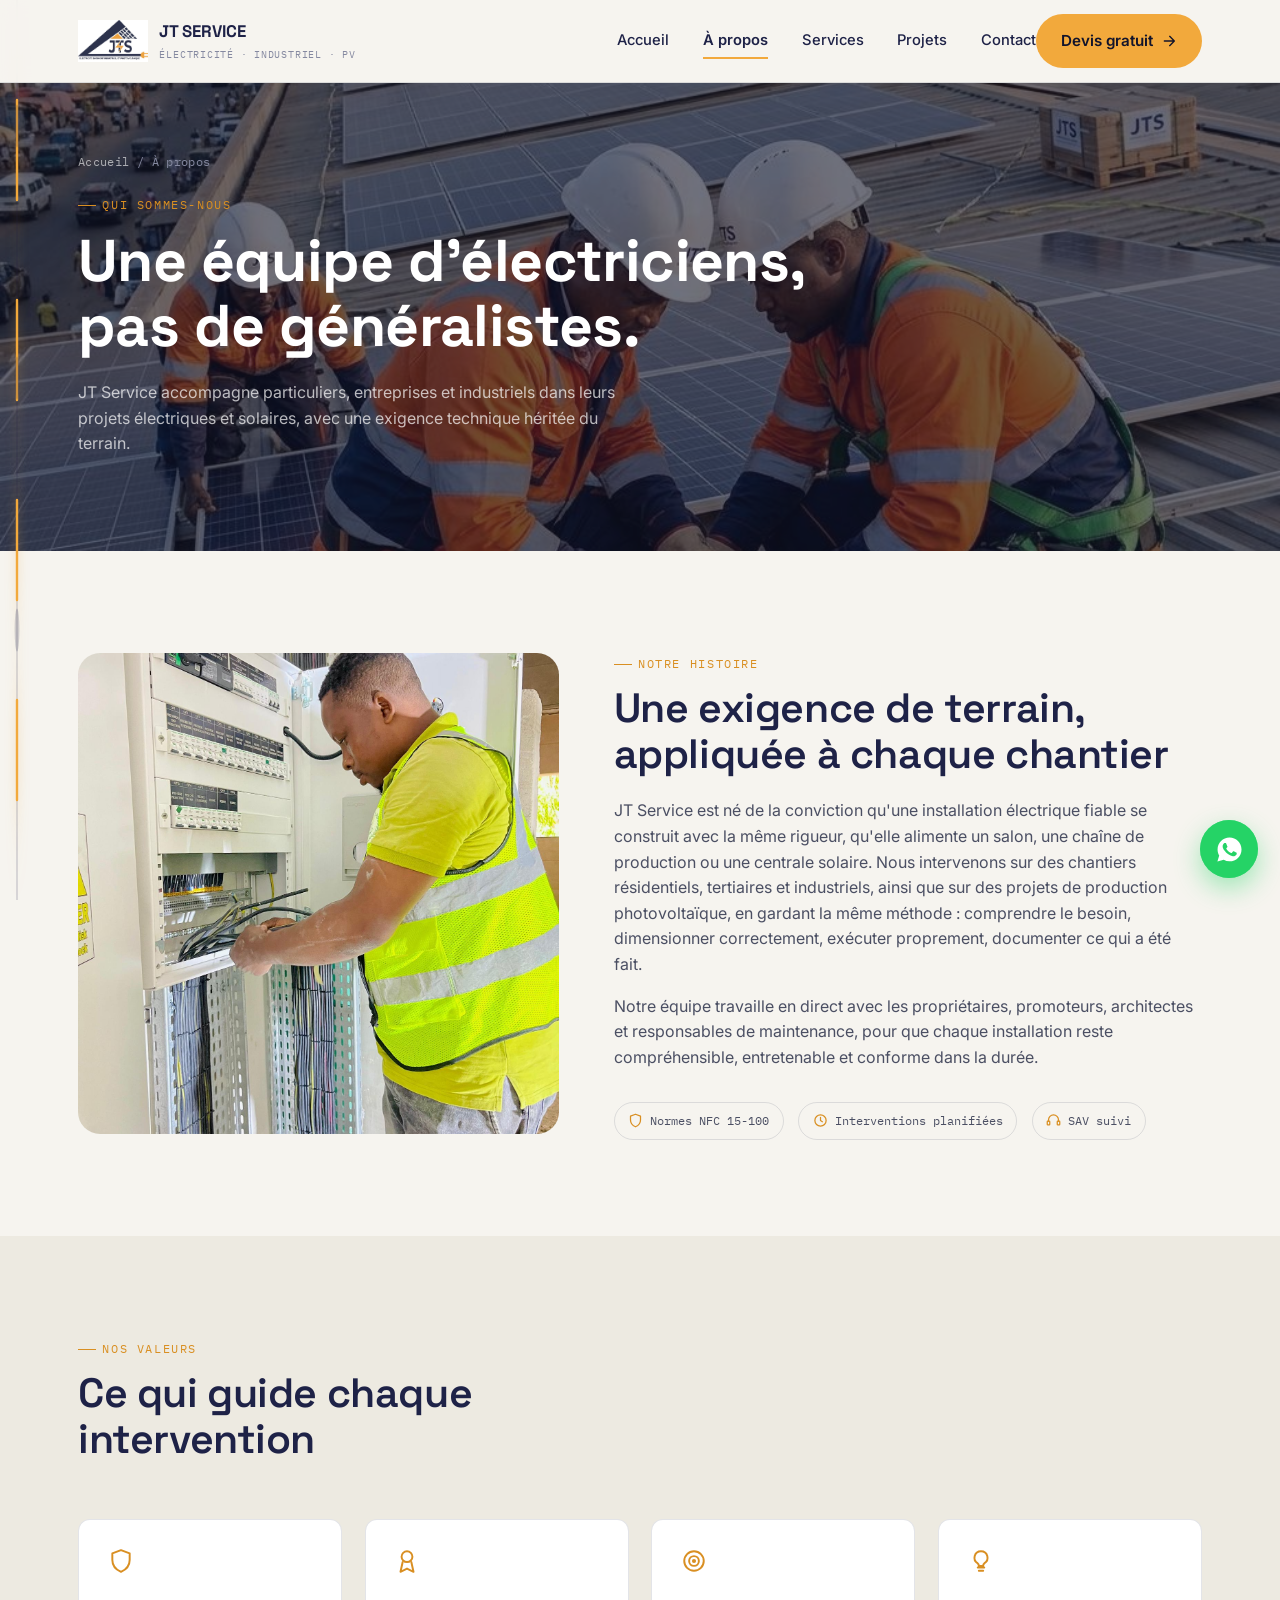
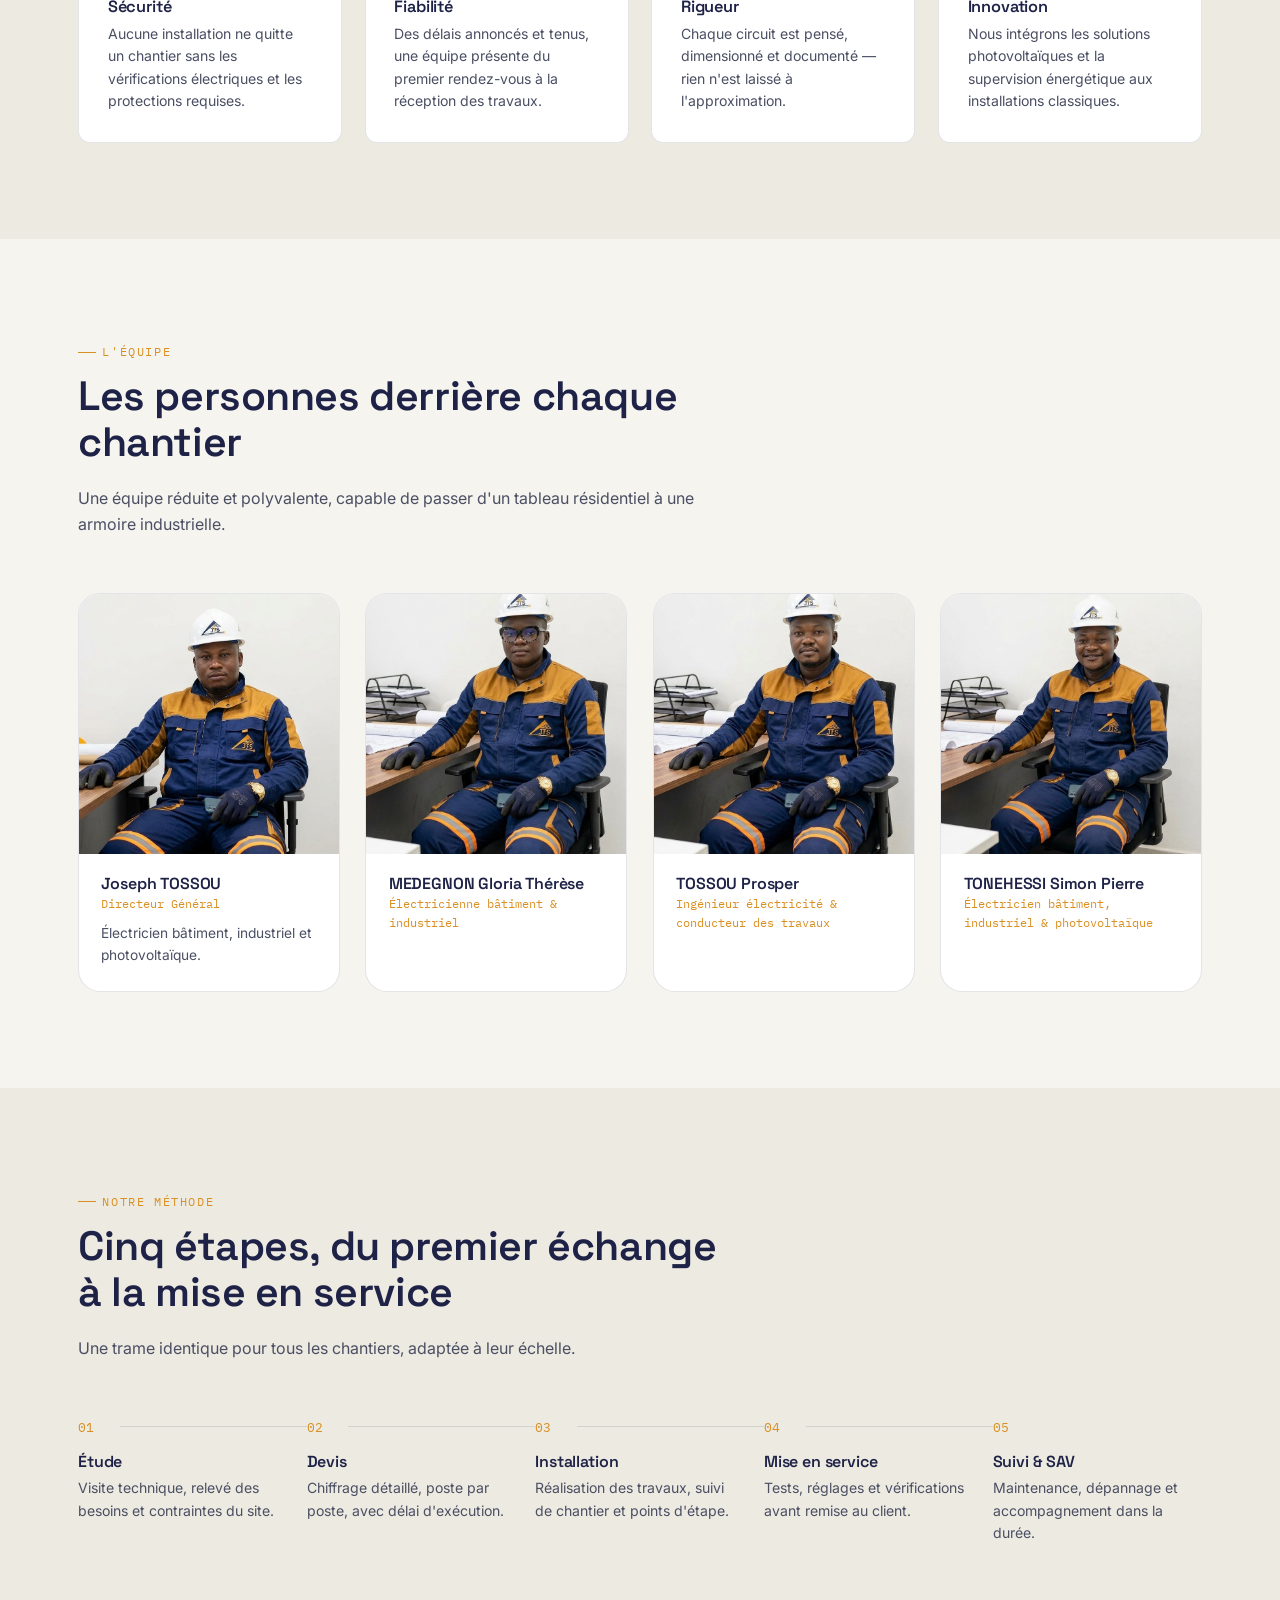
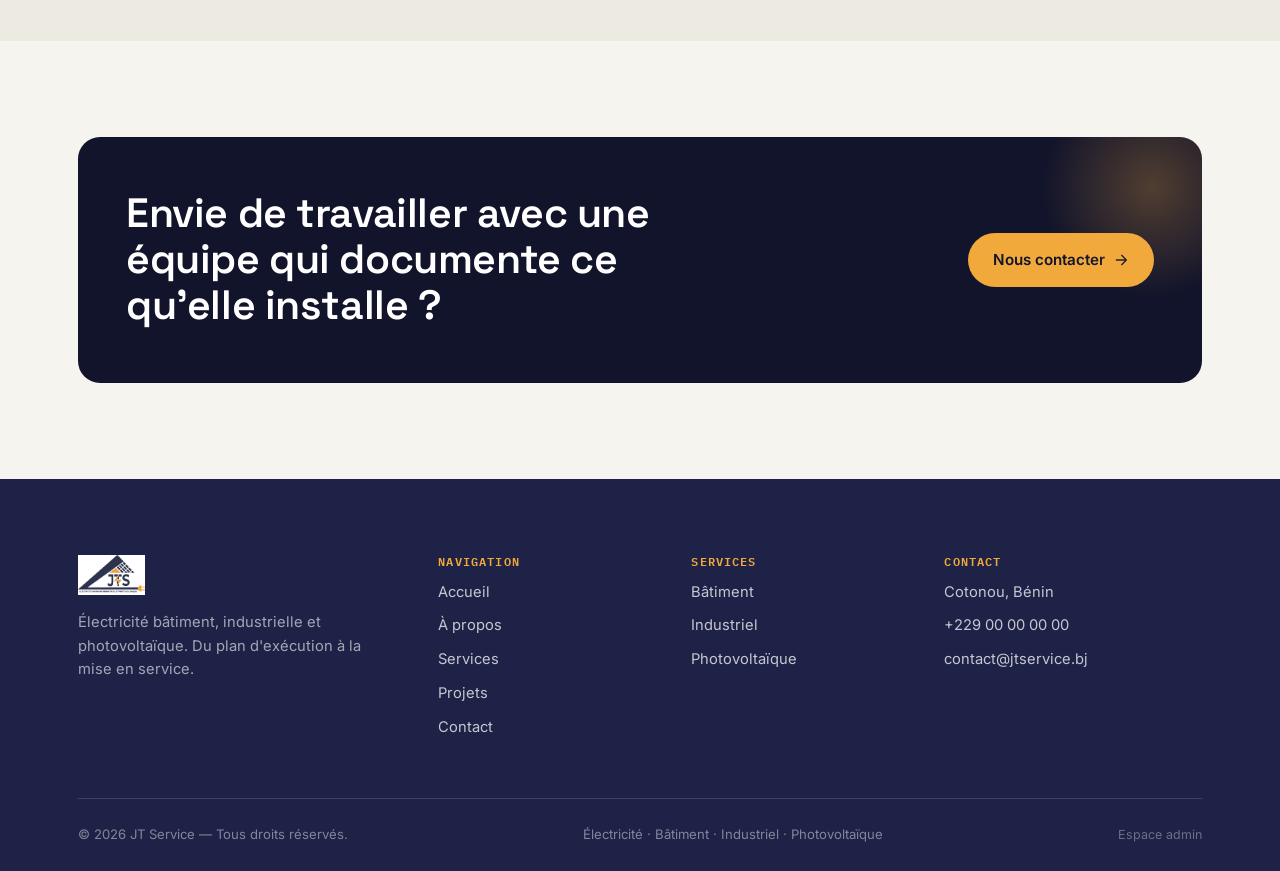
<file: a-propos.html>
<!DOCTYPE html>
<html lang="fr">
<head>
<meta charset="UTF-8">
<meta name="viewport" content="width=device-width, initial-scale=1.0">
<title>À propos — JT Service</title>
<meta name="description" content="Découvrez JT Service, entreprise spécialisée en électricité bâtiment, industrielle et photovoltaïque : notre histoire, nos valeurs et notre méthode de travail.">
<link rel="icon" href="assets/logo.jpg">
<link rel="stylesheet" href="css/style.css">
</head>
<body>

<div class="power-spine" aria-hidden="true">
  <svg viewBox="0 0 34 100" preserveAspectRatio="none">
    <path class="track" d="M17,0 L17,100" vector-effect="non-scaling-stroke"/>
    <path class="flow" d="M17,0 L17,100" vector-effect="non-scaling-stroke"/>
    <circle cx="17" cy="14" r="2.4" fill="rgba(30,34,71,.18)"/>
    <circle cx="17" cy="42" r="2.4" fill="rgba(30,34,71,.18)"/>
    <circle cx="17" cy="70" r="2.4" fill="rgba(30,34,71,.18)"/>
  </svg>
</div>

<header class="site-header">
  <div class="header-inner">
    <a href="index.html" class="brand">
      <img src="assets/logo.jpg" alt="JT Service">
      <span>
        <span class="brand-name">JT SERVICE</span>
        <span class="brand-tag">Électricité · Industriel · PV</span>
      </span>
    </a>
    <nav class="main-nav">
      <a href="index.html">Accueil</a>
      <a href="a-propos.html" class="active">À propos</a>
      <a href="services.html">Services</a>
      <a href="projets.html">Projets</a>
      <a href="contact.html">Contact</a>
    </nav>
    <div class="header-cta">
      <a href="contact.html" class="btn btn-amber">
        Devis gratuit
        <svg viewBox="0 0 24 24" fill="none" stroke="currentColor" stroke-width="2" stroke-linecap="round" stroke-linejoin="round"><path d="M5 12h14M13 5l7 7-7 7"/></svg>
      </a>
      <button class="nav-toggle" aria-label="Ouvrir le menu" aria-expanded="false">
        <span></span><span></span><span></span>
      </button>
    </div>
  </div>
</header>
<div class="nav-scrim"></div>

<section class="page-hero has-bg-photo" style="background-image:url('assets/about-hero-bg.jpg');">
  <div class="container">
    <div class="breadcrumb"><a href="index.html">Accueil</a> / À propos</div>
    <span class="eyebrow">Qui sommes-nous</span>
    <h1>Une équipe d'électriciens,<br>pas de généralistes.</h1>
    <p class="lead">JT Service accompagne particuliers, entreprises et industriels dans leurs projets électriques et solaires, avec une exigence technique héritée du terrain.</p>
  </div>
</section>

<section>
  <div class="container">
    <div class="split">
      <div class="split-art" data-reveal>
        <img src="assets/about-histoire.jpg" alt="Technicien JT Service raccordant un répartiteur de puissance sur un chantier">
      </div>
      <div data-reveal>
        <span class="eyebrow">Notre histoire</span>
        <h2>Une exigence de terrain, appliquée à chaque chantier</h2>
        <p>JT Service est né de la conviction qu'une installation électrique fiable se construit avec la même rigueur, qu'elle alimente un salon, une chaîne de production ou une centrale solaire. Nous intervenons sur des chantiers résidentiels, tertiaires et industriels, ainsi que sur des projets de production photovoltaïque, en gardant la même méthode : comprendre le besoin, dimensionner correctement, exécuter proprement, documenter ce qui a été fait.</p>
        <p>Notre équipe travaille en direct avec les propriétaires, promoteurs, architectes et responsables de maintenance, pour que chaque installation reste compréhensible, entretenable et conforme dans la durée.</p>
        <div class="badge-row">
          <span class="badge"><svg viewBox="0 0 24 24" fill="none" stroke="currentColor" stroke-width="2" stroke-linecap="round" stroke-linejoin="round"><path d="M12 2 4 5v6c0 5 3.5 9 8 11 4.5-2 8-6 8-11V5l-8-3Z"/></svg>Normes NFC 15-100</span>
          <span class="badge"><svg viewBox="0 0 24 24" fill="none" stroke="currentColor" stroke-width="2" stroke-linecap="round" stroke-linejoin="round"><circle cx="12" cy="12" r="9"/><path d="M12 7v5l3 2"/></svg>Interventions planifiées</span>
          <span class="badge"><svg viewBox="0 0 24 24" fill="none" stroke="currentColor" stroke-width="2" stroke-linecap="round" stroke-linejoin="round"><path d="M4 13v-2a8 8 0 0 1 16 0v2"/><rect x="2" y="13" width="4" height="6" rx="1"/><rect x="18" y="13" width="4" height="6" rx="1"/></svg>SAV suivi</span>
        </div>
      </div>
    </div>
  </div>
</section>

<section class="on-paper-dim">
  <div class="container">
    <div class="section-head" data-reveal>
      <span class="eyebrow">Nos valeurs</span>
      <h2>Ce qui guide chaque intervention</h2>
    </div>
    <div class="value-grid">
      <div class="value-card" data-reveal>
        <svg viewBox="0 0 24 24" fill="none" stroke="currentColor" stroke-width="1.8" stroke-linecap="round" stroke-linejoin="round"><path d="M12 2 4 5v6c0 5 3.5 9 8 11 4.5-2 8-6 8-11V5l-8-3Z"/></svg>
        <h3>Sécurité</h3>
        <p>Aucune installation ne quitte un chantier sans les vérifications électriques et les protections requises.</p>
      </div>
      <div class="value-card" data-reveal>
        <svg viewBox="0 0 24 24" fill="none" stroke="currentColor" stroke-width="1.8" stroke-linecap="round" stroke-linejoin="round"><circle cx="12" cy="8" r="5"/><path d="M8 13 6 22l6-3 6 3-2-9"/></svg>
        <h3>Fiabilité</h3>
        <p>Des délais annoncés et tenus, une équipe présente du premier rendez-vous à la réception des travaux.</p>
      </div>
      <div class="value-card" data-reveal>
        <svg viewBox="0 0 24 24" fill="none" stroke="currentColor" stroke-width="1.8" stroke-linecap="round" stroke-linejoin="round"><circle cx="12" cy="12" r="9"/><circle cx="12" cy="12" r="4.5"/><circle cx="12" cy="12" r="1"/></svg>
        <h3>Rigueur</h3>
        <p>Chaque circuit est pensé, dimensionné et documenté — rien n'est laissé à l'approximation.</p>
      </div>
      <div class="value-card" data-reveal>
        <svg viewBox="0 0 24 24" fill="none" stroke="currentColor" stroke-width="1.8" stroke-linecap="round" stroke-linejoin="round"><path d="M9 18h6M10 21h4M12 3a6 6 0 0 0-3 11.2c.6.5 1 1.2 1 2.1v.2h4v-.2c0-.9.4-1.6 1-2.1A6 6 0 0 0 12 3Z"/></svg>
        <h3>Innovation</h3>
        <p>Nous intégrons les solutions photovoltaïques et la supervision énergétique aux installations classiques.</p>
      </div>
    </div>
  </div>
</section>

<section>
  <div class="container">
    <div class="section-head" data-reveal>
      <span class="eyebrow">L'équipe</span>
      <h2>Les personnes derrière chaque chantier</h2>
      <p>Une équipe réduite et polyvalente, capable de passer d'un tableau résidentiel à une armoire industrielle.</p>
    </div>
    <div class="team-grid" data-reveal>
      <div class="team-card">
        <div class="team-photo">
          <img src="assets/team-joseph-tossou.jpg" alt="Joseph TOSSOU, Directeur Général de JT Service">
        </div>
        <div class="team-body">
          <h3>Joseph TOSSOU</h3>
          <span class="team-role">Directeur Général</span>
          <p>Électricien bâtiment, industriel et photovoltaïque.</p>
        </div>
      </div>
      <div class="team-card">
        <div class="team-photo">
          <img src="assets/team-gloria-medegnon.jpg" alt="MEDEGNON Gloria Thérèse, Électricienne bâtiment et industrielle chez JT Service">
        </div>
        <div class="team-body">
          <h3>MEDEGNON Gloria Thérèse</h3>
          <span class="team-role">Électricienne bâtiment &amp; industriel</span>
        </div>
      </div>
      <div class="team-card">
        <div class="team-photo">
          <img src="assets/team-prosper-tossou.jpg" alt="TOSSOU Prosper, Ingénieur en électricité et conducteur des travaux chez JT Service">
        </div>
        <div class="team-body">
          <h3>TOSSOU Prosper</h3>
          <span class="team-role">Ingénieur électricité &amp; conducteur des travaux</span>
        </div>
      </div>
      <div class="team-card">
        <div class="team-photo">
          <img src="assets/team-simon-tonehessi.jpg" alt="TONEHESSI Simon Pierre, Électricien bâtiment industriel et photovoltaïque chez JT Service">
        </div>
        <div class="team-body">
          <h3>TONEHESSI Simon Pierre</h3>
          <span class="team-role">Électricien bâtiment, industriel &amp; photovoltaïque</span>
        </div>
      </div>
    </div>
  </div>
</section>

<section class="on-paper-dim">
  <div class="container">
    <div class="section-head" data-reveal>
      <span class="eyebrow">Notre méthode</span>
      <h2>Cinq étapes, du premier échange à la mise en service</h2>
      <p>Une trame identique pour tous les chantiers, adaptée à leur échelle.</p>
    </div>
    <div class="process" data-reveal>
      <div class="process-step">
        <h3>Étude</h3>
        <p>Visite technique, relevé des besoins et contraintes du site.</p>
      </div>
      <div class="process-step">
        <h3>Devis</h3>
        <p>Chiffrage détaillé, poste par poste, avec délai d'exécution.</p>
      </div>
      <div class="process-step">
        <h3>Installation</h3>
        <p>Réalisation des travaux, suivi de chantier et points d'étape.</p>
      </div>
      <div class="process-step">
        <h3>Mise en service</h3>
        <p>Tests, réglages et vérifications avant remise au client.</p>
      </div>
      <div class="process-step">
        <h3>Suivi &amp; SAV</h3>
        <p>Maintenance, dépannage et accompagnement dans la durée.</p>
      </div>
    </div>
  </div>
</section>

<section>
  <div class="container">
    <div class="cta-band" data-reveal>
      <h2>Envie de travailler avec une équipe qui documente ce qu'elle installe ?</h2>
      <a href="contact.html" class="btn btn-amber">
        Nous contacter
        <svg viewBox="0 0 24 24" fill="none" stroke="currentColor" stroke-width="2" stroke-linecap="round" stroke-linejoin="round"><path d="M5 12h14M13 5l7 7-7 7"/></svg>
      </a>
    </div>
  </div>
</section>

<footer class="site-footer">
  <div class="container">
    <div class="footer-grid">
      <div class="footer-brand">
        <img src="assets/logo.jpg" alt="JT Service">
        <p>Électricité bâtiment, industrielle et photovoltaïque. Du plan d'exécution à la mise en service.</p>
      </div>
      <div class="footer-col">
        <h4>Navigation</h4>
        <ul>
          <li><a href="index.html">Accueil</a></li>
          <li><a href="a-propos.html">À propos</a></li>
          <li><a href="services.html">Services</a></li>
          <li><a href="projets.html">Projets</a></li>
          <li><a href="contact.html">Contact</a></li>
        </ul>
      </div>
      <div class="footer-col">
        <h4>Services</h4>
        <ul>
          <li><a href="services.html#batiment">Bâtiment</a></li>
          <li><a href="services.html#industriel">Industriel</a></li>
          <li><a href="services.html#photovoltaique">Photovoltaïque</a></li>
        </ul>
      </div>
      <div class="footer-col">
        <h4>Contact</h4>
        <ul>
          <li>Cotonou, Bénin</li>
          <li>+229 00 00 00 00</li>
          <li>contact@jtservice.bj</li>
        </ul>
      </div>
    </div>
    <div class="footer-bottom">
      <span>© <span id="year"></span> JT Service — Tous droits réservés.</span>
      <span>Électricité · Bâtiment · Industriel · Photovoltaïque</span>
      <a href="admin.html" style="color:rgba(255,255,255,.35); font-size:.78rem;">Espace admin</a>
    </div>
  </div>
</footer>

<a href="https://wa.me/22900000000?text=Bonjour%2C%20je%20souhaite%20un%20devis%20JT%20Service" class="whatsapp-float" target="_blank" rel="noopener" aria-label="Contacter JT Service sur WhatsApp">
  <svg viewBox="0 0 24 24" fill="currentColor"><path d="M12.04 2C6.58 2 2.13 6.45 2.13 11.91c0 1.85.5 3.58 1.36 5.07L2 22l5.2-1.44a9.9 9.9 0 0 0 4.84 1.24h.01c5.46 0 9.9-4.45 9.9-9.9C21.96 6.45 17.5 2 12.04 2Zm5.8 14.13c-.24.68-1.4 1.32-1.93 1.4-.5.08-1.12.11-1.8-.11-.42-.13-.96-.31-1.65-.6-2.9-1.25-4.8-4.15-4.94-4.34-.14-.2-1.18-1.57-1.18-3 0-1.42.75-2.12 1.02-2.41.27-.29.58-.36.78-.36.2 0 .39 0 .56.01.18.01.42-.07.65.5.24.58.82 2 .89 2.14.07.14.12.31.02.5-.1.19-.15.3-.3.47-.14.16-.3.36-.43.48-.14.14-.29.29-.13.57.17.29.75 1.24 1.61 2.01 1.1.99 2.03 1.29 2.32 1.44.29.14.46.12.63-.07.17-.2.72-.83.91-1.12.19-.28.38-.24.63-.14.26.1 1.65.78 1.94.92.28.14.47.21.54.33.07.13.07.72-.17 1.4Z"/></svg>
</a>

<script src="js/main.js"></script>
<script>document.getElementById('year').textContent = new Date().getFullYear();</script>
</body>
</html>
</file>
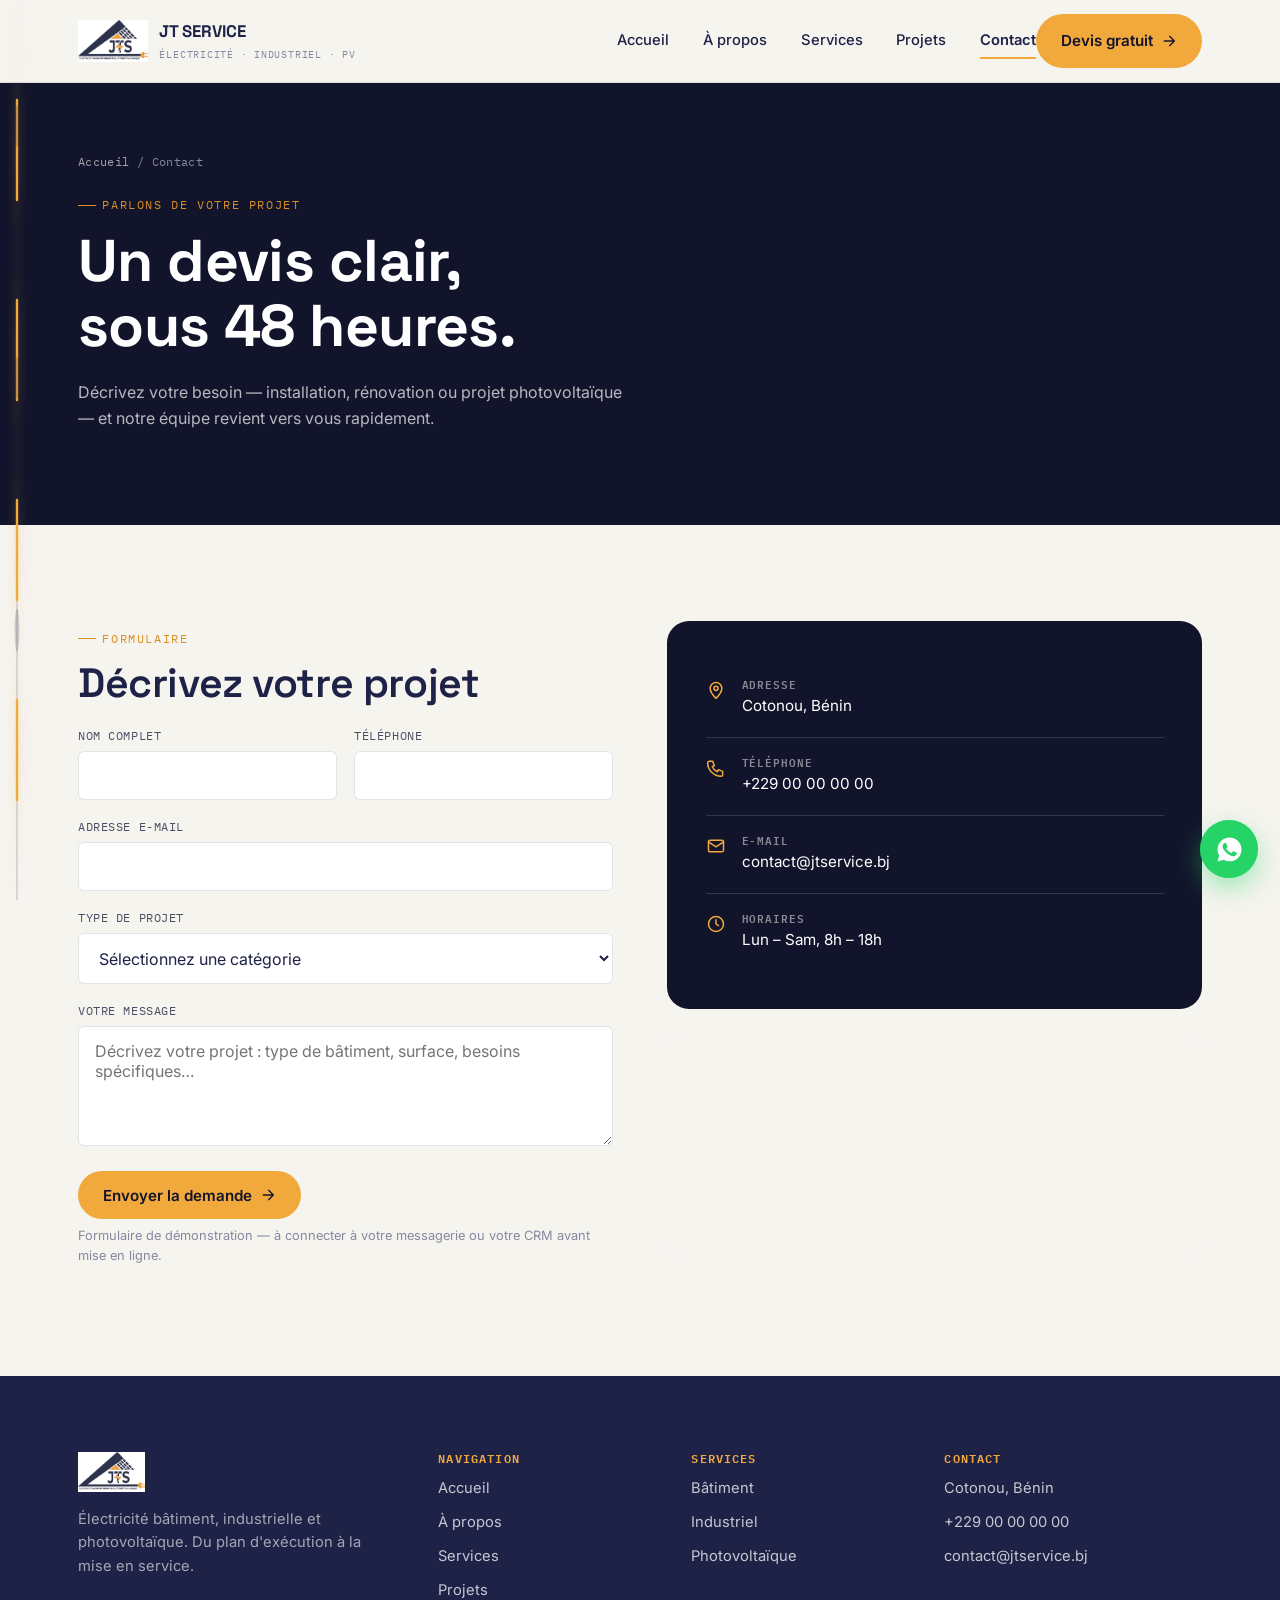
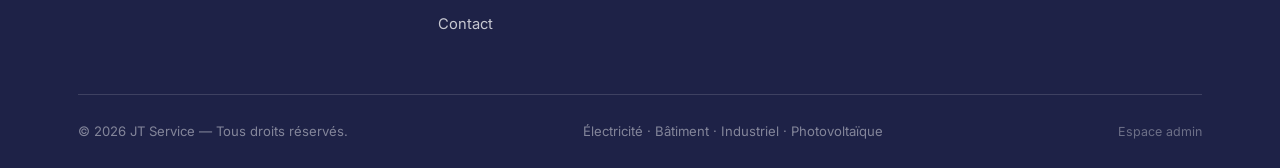
<file: contact.html>
<!DOCTYPE html>
<html lang="fr">
<head>
<meta charset="UTF-8">
<meta name="viewport" content="width=device-width, initial-scale=1.0">
<title>Contact — JT Service</title>
<meta name="description" content="Contactez JT Service pour un devis en électricité bâtiment, industrielle ou photovoltaïque à Cotonou, Bénin.">
<link rel="icon" href="assets/logo.jpg">
<link rel="stylesheet" href="css/style.css">
</head>
<body>

<div class="power-spine" aria-hidden="true">
  <svg viewBox="0 0 34 100" preserveAspectRatio="none">
    <path class="track" d="M17,0 L17,100" vector-effect="non-scaling-stroke"/>
    <path class="flow" d="M17,0 L17,100" vector-effect="non-scaling-stroke"/>
    <circle cx="17" cy="14" r="2.4" fill="rgba(30,34,71,.18)"/>
    <circle cx="17" cy="42" r="2.4" fill="rgba(30,34,71,.18)"/>
    <circle cx="17" cy="70" r="2.4" fill="rgba(30,34,71,.18)"/>
  </svg>
</div>

<header class="site-header">
  <div class="header-inner">
    <a href="index.html" class="brand">
      <img src="assets/logo.jpg" alt="JT Service">
      <span>
        <span class="brand-name">JT SERVICE</span>
        <span class="brand-tag">Électricité · Industriel · PV</span>
      </span>
    </a>
    <nav class="main-nav">
      <a href="index.html">Accueil</a>
      <a href="a-propos.html">À propos</a>
      <a href="services.html">Services</a>
      <a href="projets.html">Projets</a>
      <a href="contact.html" class="active">Contact</a>
    </nav>
    <div class="header-cta">
      <a href="contact.html" class="btn btn-amber">
        Devis gratuit
        <svg viewBox="0 0 24 24" fill="none" stroke="currentColor" stroke-width="2" stroke-linecap="round" stroke-linejoin="round"><path d="M5 12h14M13 5l7 7-7 7"/></svg>
      </a>
      <button class="nav-toggle" aria-label="Ouvrir le menu" aria-expanded="false">
        <span></span><span></span><span></span>
      </button>
    </div>
  </div>
</header>
<div class="nav-scrim"></div>

<section class="page-hero">
  <div class="container">
    <div class="breadcrumb"><a href="index.html">Accueil</a> / Contact</div>
    <span class="eyebrow">Parlons de votre projet</span>
    <h1>Un devis clair,<br>sous 48 heures.</h1>
    <p class="lead">Décrivez votre besoin — installation, rénovation ou projet photovoltaïque — et notre équipe revient vers vous rapidement.</p>
  </div>
</section>

<section>
  <div class="container">
    <div class="contact-grid">

      <div data-reveal>
        <span class="eyebrow">Formulaire</span>
        <h2>Décrivez votre projet</h2>
        <form id="contact-form" novalidate>
          <div class="form-row">
            <div class="field">
              <label for="nom">Nom complet</label>
              <input type="text" id="nom" name="nom" required autocomplete="name">
            </div>
            <div class="field">
              <label for="telephone">Téléphone</label>
              <input type="tel" id="telephone" name="telephone" required autocomplete="tel">
            </div>
          </div>
          <div class="field">
            <label for="email">Adresse e-mail</label>
            <input type="email" id="email" name="email" required autocomplete="email">
          </div>
          <div class="field">
            <label for="type-projet">Type de projet</label>
            <select id="type-projet" name="type-projet" required>
              <option value="" disabled selected>Sélectionnez une catégorie</option>
              <option value="batiment">Électricité bâtiment (résidentiel / tertiaire)</option>
              <option value="industriel">Électricité industrielle</option>
              <option value="photovoltaique">Photovoltaïque</option>
              <option value="autre">Autre / je ne sais pas encore</option>
            </select>
          </div>
          <div class="field">
            <label for="message">Votre message</label>
            <textarea id="message" name="message" required placeholder="Décrivez votre projet : type de bâtiment, surface, besoins spécifiques…"></textarea>
          </div>
          <button type="submit" class="btn btn-amber">
            Envoyer la demande
            <svg viewBox="0 0 24 24" fill="none" stroke="currentColor" stroke-width="2" stroke-linecap="round" stroke-linejoin="round"><path d="M5 12h14M13 5l7 7-7 7"/></svg>
          </button>
          <p class="form-note">Formulaire de démonstration — à connecter à votre messagerie ou votre CRM avant mise en ligne.</p>
          <div id="form-status" class="form-status" role="status"></div>
        </form>
      </div>

      <div data-reveal>
        <div class="contact-card">
          <div class="contact-item">
            <svg viewBox="0 0 24 24" fill="none" stroke="currentColor" stroke-width="1.8" stroke-linecap="round" stroke-linejoin="round"><path d="M12 22s7-6.5 7-12a7 7 0 1 0-14 0c0 5.5 7 12 7 12Z"/><circle cx="12" cy="10" r="2.5"/></svg>
            <div>
              <h4>Adresse</h4>
              <p>Cotonou, Bénin</p>
            </div>
          </div>
          <div class="contact-item">
            <svg viewBox="0 0 24 24" fill="none" stroke="currentColor" stroke-width="1.8" stroke-linecap="round" stroke-linejoin="round"><path d="M4 4h4l2 5-2.5 1.5a12 12 0 0 0 6 6L15 14l5 2v4a2 2 0 0 1-2 2C9.5 22 2 14.5 2 6a2 2 0 0 1 2-2Z"/></svg>
            <div>
              <h4>Téléphone</h4>
              <p>+229 00 00 00 00</p>
            </div>
          </div>
          <div class="contact-item">
            <svg viewBox="0 0 24 24" fill="none" stroke="currentColor" stroke-width="1.8" stroke-linecap="round" stroke-linejoin="round"><rect x="3" y="5" width="18" height="14" rx="2"/><path d="m3 7 9 6 9-6"/></svg>
            <div>
              <h4>E-mail</h4>
              <p>contact@jtservice.bj</p>
            </div>
          </div>
          <div class="contact-item">
            <svg viewBox="0 0 24 24" fill="none" stroke="currentColor" stroke-width="1.8" stroke-linecap="round" stroke-linejoin="round"><circle cx="12" cy="12" r="9"/><path d="M12 7v5l3 2"/></svg>
            <div>
              <h4>Horaires</h4>
              <p>Lun – Sam, 8h – 18h</p>
            </div>
          </div>
        </div>

        <div class="map-wrap">
          <iframe title="Localisation JT Service — Cotonou" loading="lazy" src="https://www.openstreetmap.org/export/embed.html?bbox=2.35%2C6.33%2C2.47%2C6.40&amp;layer=mapnik&amp;marker=6.365%2C2.41"></iframe>
        </div>
      </div>

    </div>
  </div>
</section>

<footer class="site-footer">
  <div class="container">
    <div class="footer-grid">
      <div class="footer-brand">
        <img src="assets/logo.jpg" alt="JT Service">
        <p>Électricité bâtiment, industrielle et photovoltaïque. Du plan d'exécution à la mise en service.</p>
      </div>
      <div class="footer-col">
        <h4>Navigation</h4>
        <ul>
          <li><a href="index.html">Accueil</a></li>
          <li><a href="a-propos.html">À propos</a></li>
          <li><a href="services.html">Services</a></li>
          <li><a href="projets.html">Projets</a></li>
          <li><a href="contact.html">Contact</a></li>
        </ul>
      </div>
      <div class="footer-col">
        <h4>Services</h4>
        <ul>
          <li><a href="services.html#batiment">Bâtiment</a></li>
          <li><a href="services.html#industriel">Industriel</a></li>
          <li><a href="services.html#photovoltaique">Photovoltaïque</a></li>
        </ul>
      </div>
      <div class="footer-col">
        <h4>Contact</h4>
        <ul>
          <li>Cotonou, Bénin</li>
          <li>+229 00 00 00 00</li>
          <li>contact@jtservice.bj</li>
        </ul>
      </div>
    </div>
    <div class="footer-bottom">
      <span>© <span id="year"></span> JT Service — Tous droits réservés.</span>
      <span>Électricité · Bâtiment · Industriel · Photovoltaïque</span>
      <a href="admin.html" style="color:rgba(255,255,255,.35); font-size:.78rem;">Espace admin</a>
    </div>
  </div>
</footer>

<a href="https://wa.me/22900000000?text=Bonjour%2C%20je%20souhaite%20un%20devis%20JT%20Service" class="whatsapp-float" target="_blank" rel="noopener" aria-label="Contacter JT Service sur WhatsApp">
  <svg viewBox="0 0 24 24" fill="currentColor"><path d="M12.04 2C6.58 2 2.13 6.45 2.13 11.91c0 1.85.5 3.58 1.36 5.07L2 22l5.2-1.44a9.9 9.9 0 0 0 4.84 1.24h.01c5.46 0 9.9-4.45 9.9-9.9C21.96 6.45 17.5 2 12.04 2Zm5.8 14.13c-.24.68-1.4 1.32-1.93 1.4-.5.08-1.12.11-1.8-.11-.42-.13-.96-.31-1.65-.6-2.9-1.25-4.8-4.15-4.94-4.34-.14-.2-1.18-1.57-1.18-3 0-1.42.75-2.12 1.02-2.41.27-.29.58-.36.78-.36.2 0 .39 0 .56.01.18.01.42-.07.65.5.24.58.82 2 .89 2.14.07.14.12.31.02.5-.1.19-.15.3-.3.47-.14.16-.3.36-.43.48-.14.14-.29.29-.13.57.17.29.75 1.24 1.61 2.01 1.1.99 2.03 1.29 2.32 1.44.29.14.46.12.63-.07.17-.2.72-.83.91-1.12.19-.28.38-.24.63-.14.26.1 1.65.78 1.94.92.28.14.47.21.54.33.07.13.07.72-.17 1.4Z"/></svg>
</a>

<script src="js/main.js"></script>
<script>document.getElementById('year').textContent = new Date().getFullYear();</script>
</body>
</html>
</file>
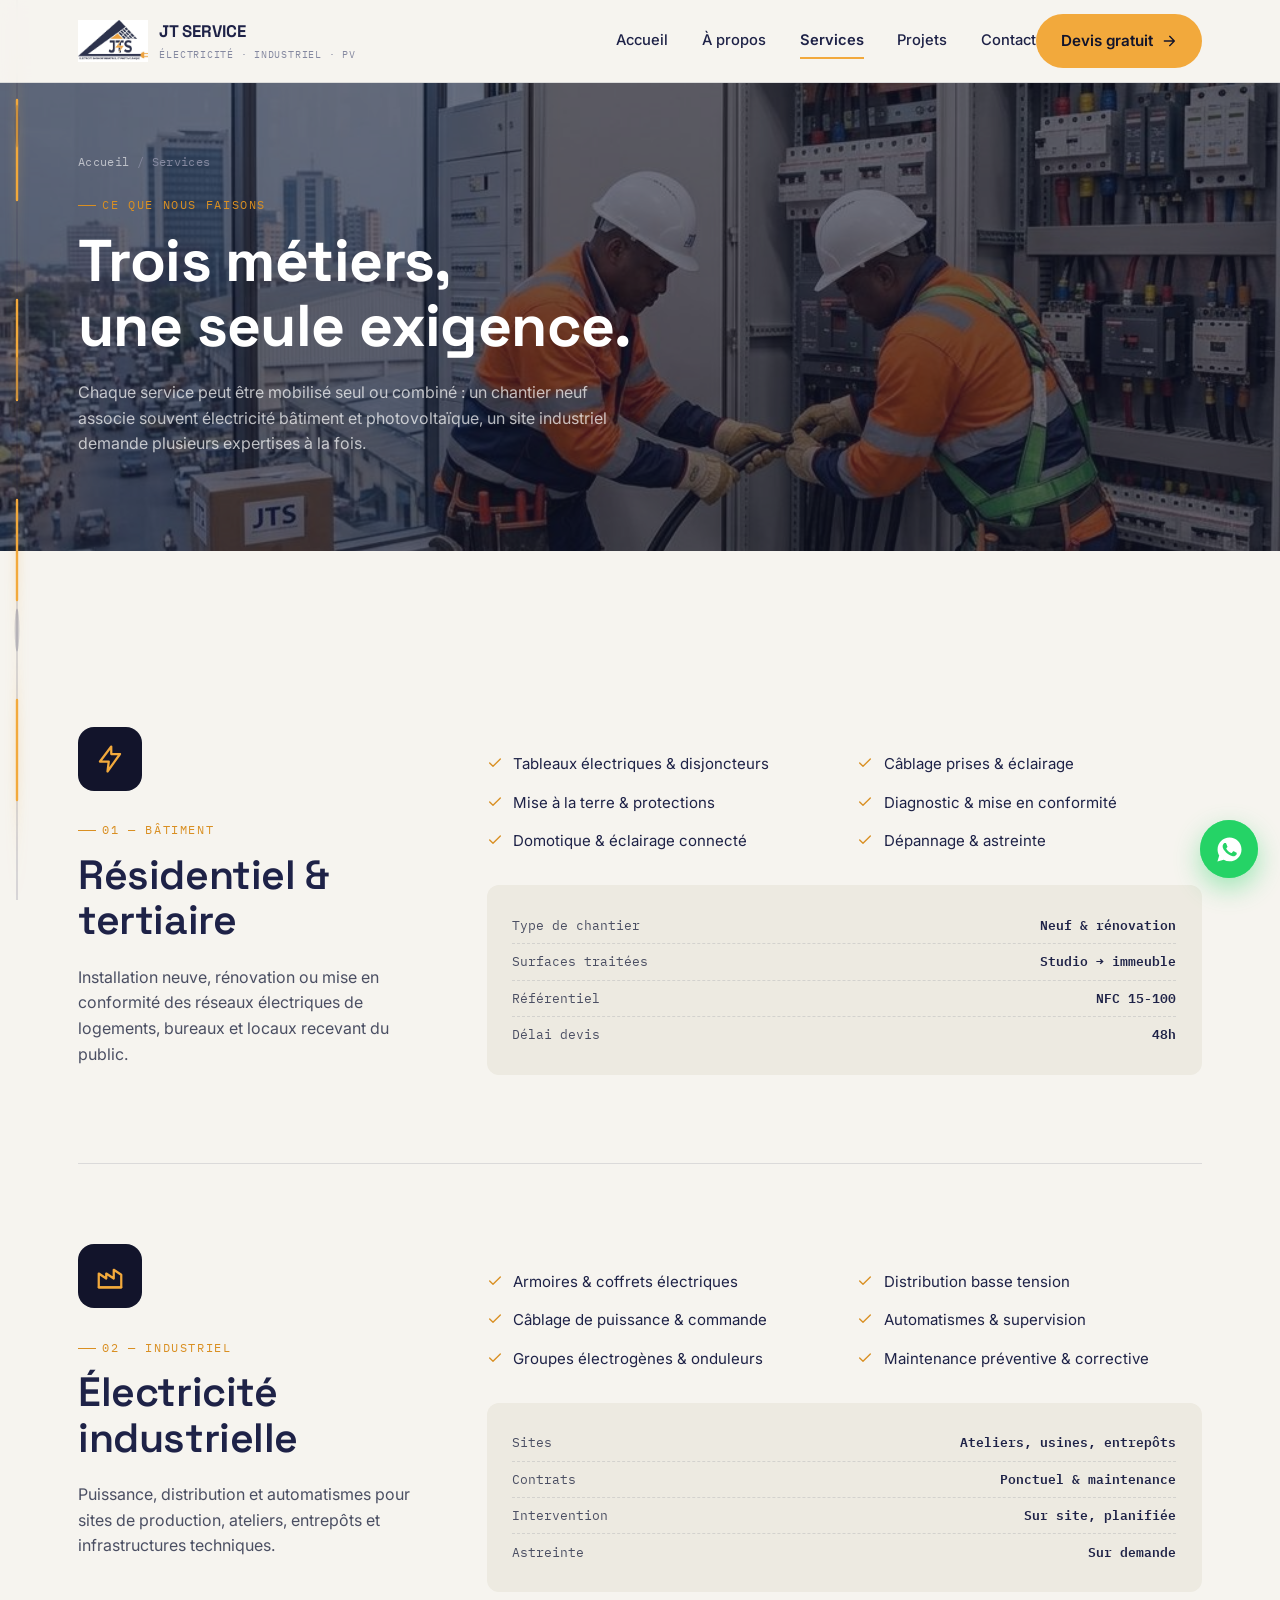
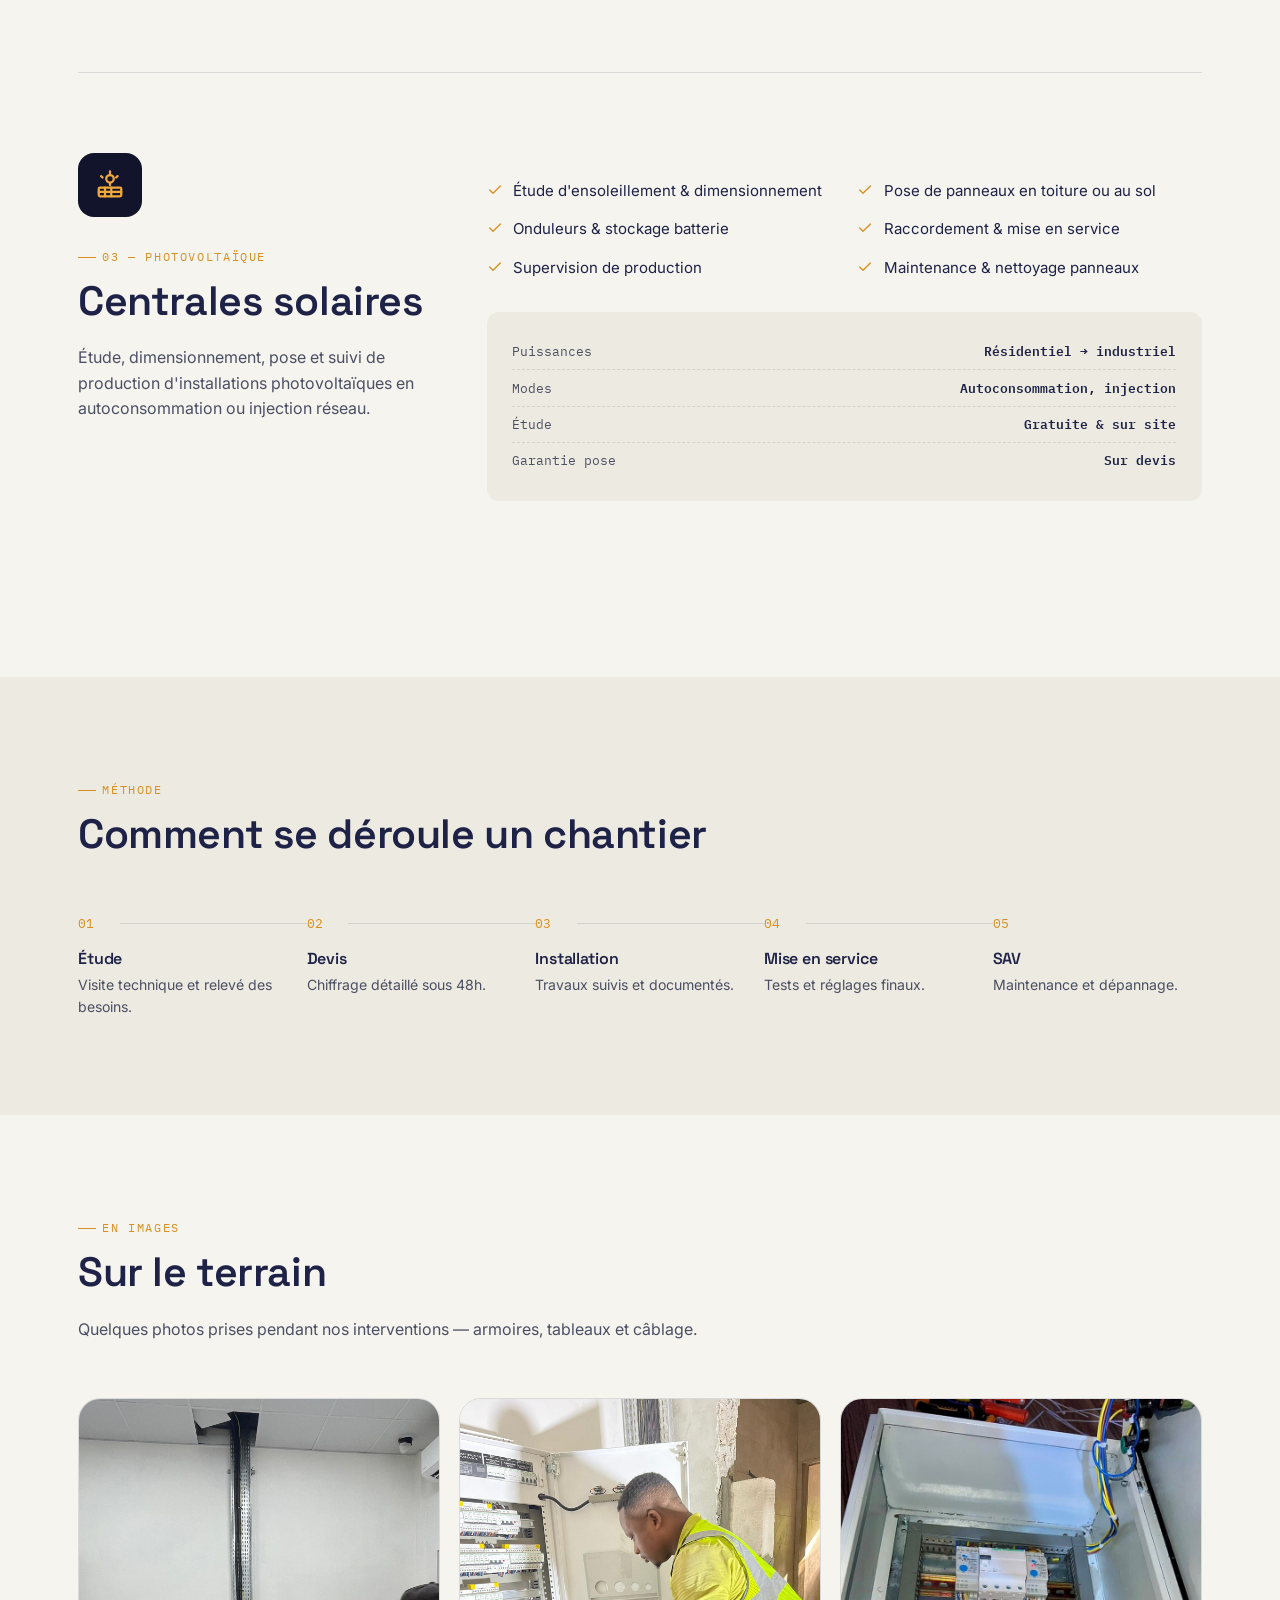
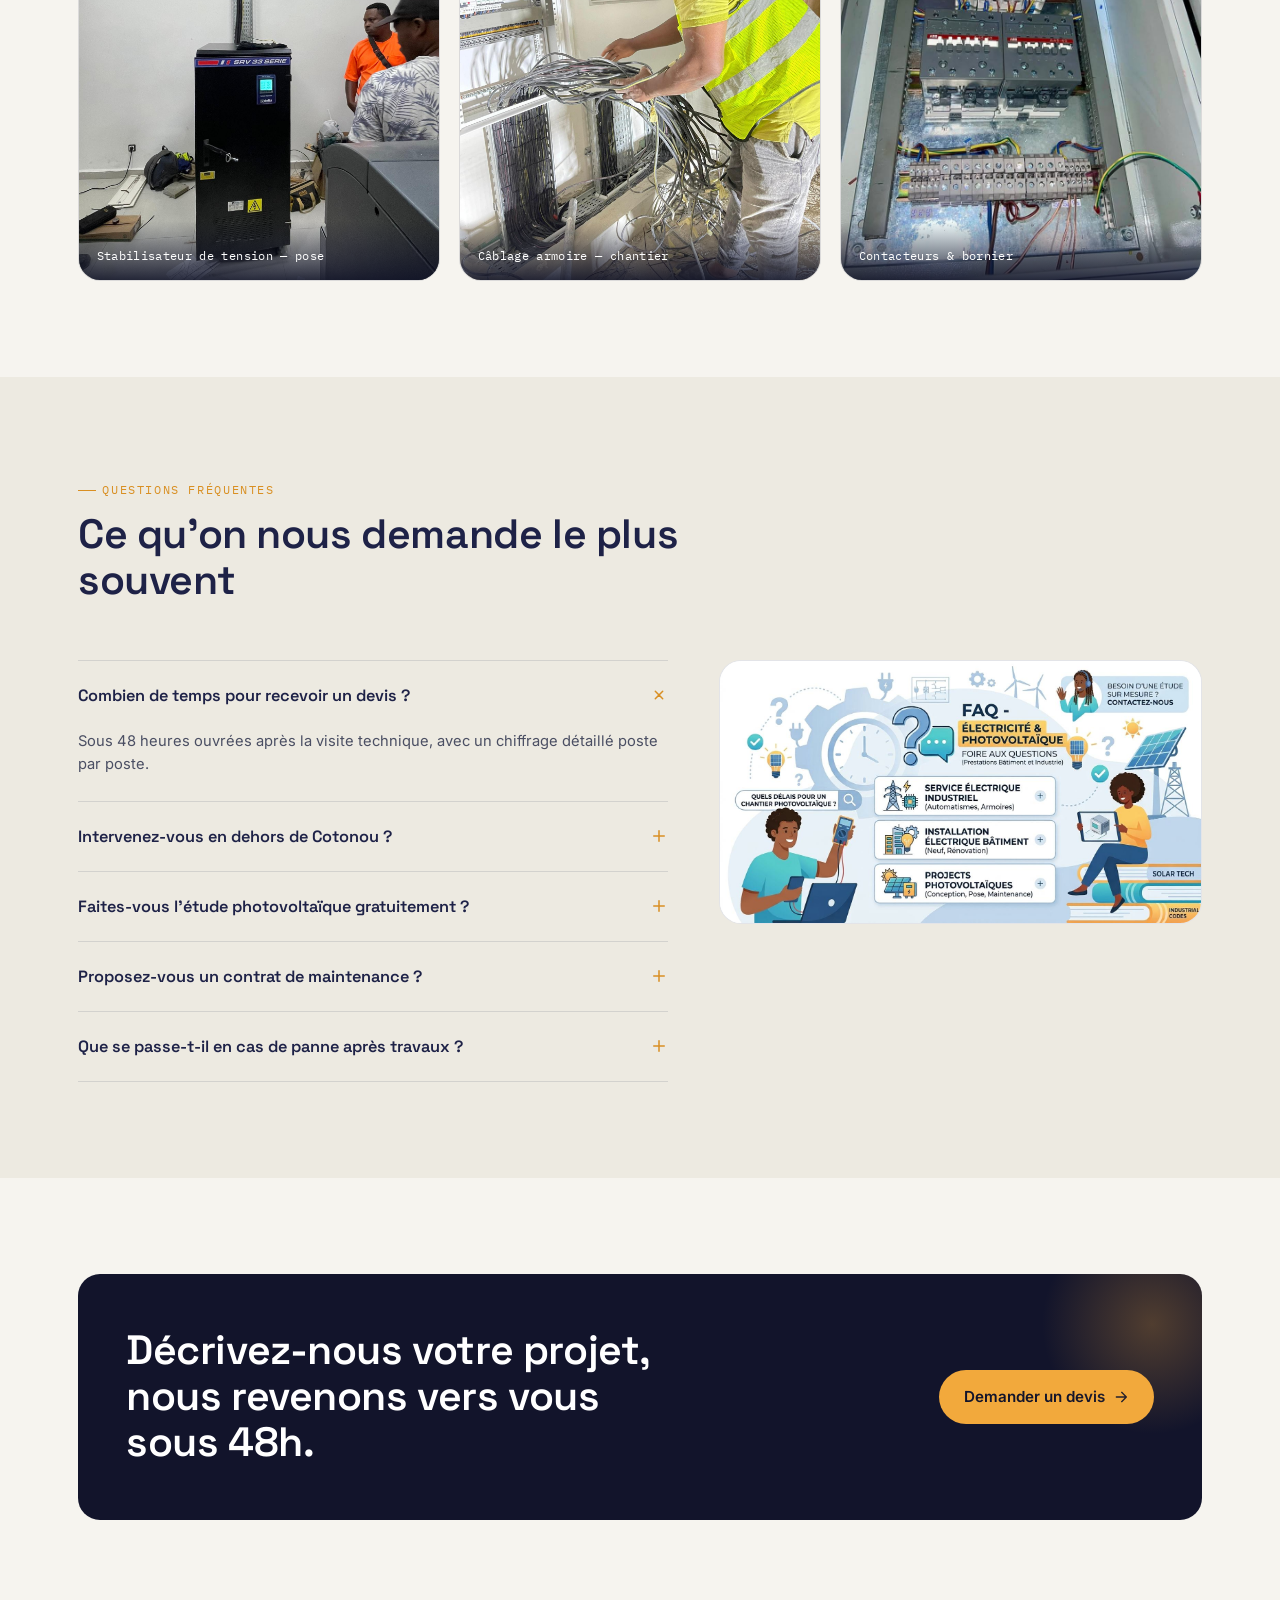
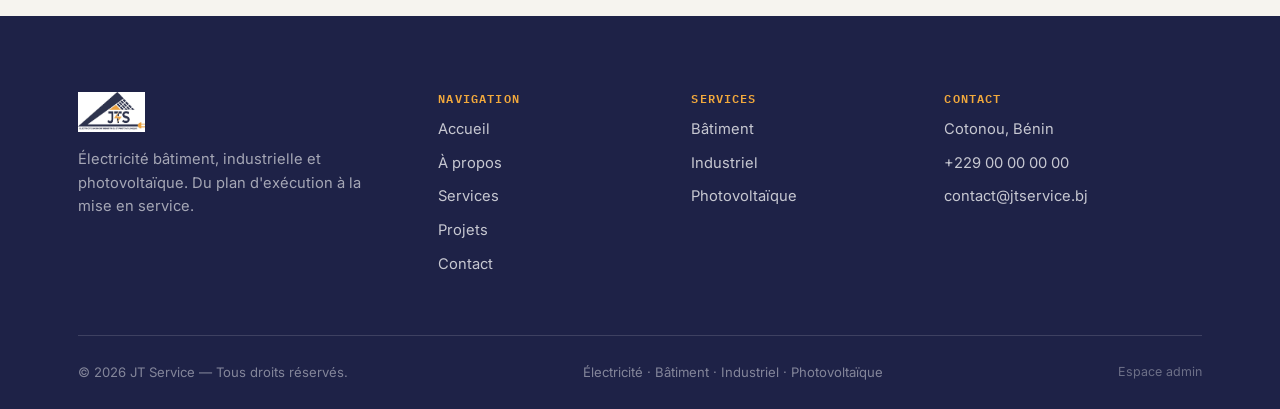
<file: services.html>
<!DOCTYPE html>
<html lang="fr">
<head>
<meta charset="UTF-8">
<meta name="viewport" content="width=device-width, initial-scale=1.0">
<title>Services — JT Service</title>
<meta name="description" content="Électricité bâtiment résidentiel et tertiaire, électricité industrielle, installation photovoltaïque : découvrez les services de JT Service.">
<link rel="icon" href="assets/logo.jpg">
<link rel="stylesheet" href="css/style.css">
</head>
<body>

<div class="power-spine" aria-hidden="true">
  <svg viewBox="0 0 34 100" preserveAspectRatio="none">
    <path class="track" d="M17,0 L17,100" vector-effect="non-scaling-stroke"/>
    <path class="flow" d="M17,0 L17,100" vector-effect="non-scaling-stroke"/>
    <circle cx="17" cy="14" r="2.4" fill="rgba(30,34,71,.18)"/>
    <circle cx="17" cy="42" r="2.4" fill="rgba(30,34,71,.18)"/>
    <circle cx="17" cy="70" r="2.4" fill="rgba(30,34,71,.18)"/>
  </svg>
</div>

<header class="site-header">
  <div class="header-inner">
    <a href="index.html" class="brand">
      <img src="assets/logo.jpg" alt="JT Service">
      <span>
        <span class="brand-name">JT SERVICE</span>
        <span class="brand-tag">Électricité · Industriel · PV</span>
      </span>
    </a>
    <nav class="main-nav">
      <a href="index.html">Accueil</a>
      <a href="a-propos.html">À propos</a>
      <a href="services.html" class="active">Services</a>
      <a href="projets.html">Projets</a>
      <a href="contact.html">Contact</a>
    </nav>
    <div class="header-cta">
      <a href="contact.html" class="btn btn-amber">
        Devis gratuit
        <svg viewBox="0 0 24 24" fill="none" stroke="currentColor" stroke-width="2" stroke-linecap="round" stroke-linejoin="round"><path d="M5 12h14M13 5l7 7-7 7"/></svg>
      </a>
      <button class="nav-toggle" aria-label="Ouvrir le menu" aria-expanded="false">
        <span></span><span></span><span></span>
      </button>
    </div>
  </div>
</header>
<div class="nav-scrim"></div>

<section class="page-hero has-bg-photo" style="background-image:url('assets/realisation-tertiaire.jpg');">
  <div class="container">
    <div class="breadcrumb"><a href="index.html">Accueil</a> / Services</div>
    <span class="eyebrow">Ce que nous faisons</span>
    <h1>Trois métiers,<br>une seule exigence.</h1>
    <p class="lead">Chaque service peut être mobilisé seul ou combiné : un chantier neuf associe souvent électricité bâtiment et photovoltaïque, un site industriel demande plusieurs expertises à la fois.</p>
  </div>
</section>

<section>
  <div class="container">

    <div class="service-block" id="batiment" data-reveal>
      <div class="service-meta">
        <div class="service-icon-lg">
          <svg viewBox="0 0 24 24" fill="none" stroke="currentColor" stroke-width="1.8" stroke-linecap="round" stroke-linejoin="round"><path d="M13 2 4 14h7l-1 8 10-14h-7z"/></svg>
        </div>
        <span class="eyebrow">01 — Bâtiment</span>
        <h2>Résidentiel &amp; tertiaire</h2>
        <p>Installation neuve, rénovation ou mise en conformité des réseaux électriques de logements, bureaux et locaux recevant du public.</p>
      </div>
      <div>
        <ul class="service-list">
          <li><svg viewBox="0 0 24 24" fill="none" stroke="currentColor" stroke-width="2" stroke-linecap="round" stroke-linejoin="round"><path d="M20 6 9 17l-5-5"/></svg>Tableaux électriques &amp; disjoncteurs</li>
          <li><svg viewBox="0 0 24 24" fill="none" stroke="currentColor" stroke-width="2" stroke-linecap="round" stroke-linejoin="round"><path d="M20 6 9 17l-5-5"/></svg>Câblage prises &amp; éclairage</li>
          <li><svg viewBox="0 0 24 24" fill="none" stroke="currentColor" stroke-width="2" stroke-linecap="round" stroke-linejoin="round"><path d="M20 6 9 17l-5-5"/></svg>Mise à la terre &amp; protections</li>
          <li><svg viewBox="0 0 24 24" fill="none" stroke="currentColor" stroke-width="2" stroke-linecap="round" stroke-linejoin="round"><path d="M20 6 9 17l-5-5"/></svg>Diagnostic &amp; mise en conformité</li>
          <li><svg viewBox="0 0 24 24" fill="none" stroke="currentColor" stroke-width="2" stroke-linecap="round" stroke-linejoin="round"><path d="M20 6 9 17l-5-5"/></svg>Domotique &amp; éclairage connecté</li>
          <li><svg viewBox="0 0 24 24" fill="none" stroke="currentColor" stroke-width="2" stroke-linecap="round" stroke-linejoin="round"><path d="M20 6 9 17l-5-5"/></svg>Dépannage &amp; astreinte</li>
        </ul>
        <div class="spec-panel">
          <div class="spec-row"><span>Type de chantier</span><span>Neuf &amp; rénovation</span></div>
          <div class="spec-row"><span>Surfaces traitées</span><span>Studio → immeuble</span></div>
          <div class="spec-row"><span>Référentiel</span><span>NFC 15-100</span></div>
          <div class="spec-row"><span>Délai devis</span><span>48h</span></div>
        </div>
      </div>
    </div>

    <div class="service-block" id="industriel" data-reveal>
      <div class="service-meta">
        <div class="service-icon-lg">
          <svg viewBox="0 0 24 24" fill="none" stroke="currentColor" stroke-width="1.8" stroke-linecap="round" stroke-linejoin="round"><path d="M3 21V10l6 4v-4l6 4V7l6 4v10z"/><path d="M3 21h18"/></svg>
        </div>
        <span class="eyebrow">02 — Industriel</span>
        <h2>Électricité industrielle</h2>
        <p>Puissance, distribution et automatismes pour sites de production, ateliers, entrepôts et infrastructures techniques.</p>
      </div>
      <div>
        <ul class="service-list">
          <li><svg viewBox="0 0 24 24" fill="none" stroke="currentColor" stroke-width="2" stroke-linecap="round" stroke-linejoin="round"><path d="M20 6 9 17l-5-5"/></svg>Armoires &amp; coffrets électriques</li>
          <li><svg viewBox="0 0 24 24" fill="none" stroke="currentColor" stroke-width="2" stroke-linecap="round" stroke-linejoin="round"><path d="M20 6 9 17l-5-5"/></svg>Distribution basse tension</li>
          <li><svg viewBox="0 0 24 24" fill="none" stroke="currentColor" stroke-width="2" stroke-linecap="round" stroke-linejoin="round"><path d="M20 6 9 17l-5-5"/></svg>Câblage de puissance &amp; commande</li>
          <li><svg viewBox="0 0 24 24" fill="none" stroke="currentColor" stroke-width="2" stroke-linecap="round" stroke-linejoin="round"><path d="M20 6 9 17l-5-5"/></svg>Automatismes &amp; supervision</li>
          <li><svg viewBox="0 0 24 24" fill="none" stroke="currentColor" stroke-width="2" stroke-linecap="round" stroke-linejoin="round"><path d="M20 6 9 17l-5-5"/></svg>Groupes électrogènes &amp; onduleurs</li>
          <li><svg viewBox="0 0 24 24" fill="none" stroke="currentColor" stroke-width="2" stroke-linecap="round" stroke-linejoin="round"><path d="M20 6 9 17l-5-5"/></svg>Maintenance préventive &amp; corrective</li>
        </ul>
        <div class="spec-panel">
          <div class="spec-row"><span>Sites</span><span>Ateliers, usines, entrepôts</span></div>
          <div class="spec-row"><span>Contrats</span><span>Ponctuel &amp; maintenance</span></div>
          <div class="spec-row"><span>Intervention</span><span>Sur site, planifiée</span></div>
          <div class="spec-row"><span>Astreinte</span><span>Sur demande</span></div>
        </div>
      </div>
    </div>

    <div class="service-block" id="photovoltaique" data-reveal>
      <div class="service-meta">
        <div class="service-icon-lg">
          <svg viewBox="0 0 24 24" fill="none" stroke="currentColor" stroke-width="1.8" stroke-linecap="round" stroke-linejoin="round"><circle cx="12" cy="7" r="3"/><path d="M12 1v1.6M12 10.4V12M4.9 4.9l1.1 1.1M18 4.9l-1.1 1.1"/><rect x="3" y="14" width="18" height="7" rx="1"/><path d="M3 17.5h18M8 14v7M13 14v7"/></svg>
        </div>
        <span class="eyebrow">03 — Photovoltaïque</span>
        <h2>Centrales solaires</h2>
        <p>Étude, dimensionnement, pose et suivi de production d'installations photovoltaïques en autoconsommation ou injection réseau.</p>
      </div>
      <div>
        <ul class="service-list">
          <li><svg viewBox="0 0 24 24" fill="none" stroke="currentColor" stroke-width="2" stroke-linecap="round" stroke-linejoin="round"><path d="M20 6 9 17l-5-5"/></svg>Étude d'ensoleillement &amp; dimensionnement</li>
          <li><svg viewBox="0 0 24 24" fill="none" stroke="currentColor" stroke-width="2" stroke-linecap="round" stroke-linejoin="round"><path d="M20 6 9 17l-5-5"/></svg>Pose de panneaux en toiture ou au sol</li>
          <li><svg viewBox="0 0 24 24" fill="none" stroke="currentColor" stroke-width="2" stroke-linecap="round" stroke-linejoin="round"><path d="M20 6 9 17l-5-5"/></svg>Onduleurs &amp; stockage batterie</li>
          <li><svg viewBox="0 0 24 24" fill="none" stroke="currentColor" stroke-width="2" stroke-linecap="round" stroke-linejoin="round"><path d="M20 6 9 17l-5-5"/></svg>Raccordement &amp; mise en service</li>
          <li><svg viewBox="0 0 24 24" fill="none" stroke="currentColor" stroke-width="2" stroke-linecap="round" stroke-linejoin="round"><path d="M20 6 9 17l-5-5"/></svg>Supervision de production</li>
          <li><svg viewBox="0 0 24 24" fill="none" stroke="currentColor" stroke-width="2" stroke-linecap="round" stroke-linejoin="round"><path d="M20 6 9 17l-5-5"/></svg>Maintenance &amp; nettoyage panneaux</li>
        </ul>
        <div class="spec-panel">
          <div class="spec-row"><span>Puissances</span><span>Résidentiel → industriel</span></div>
          <div class="spec-row"><span>Modes</span><span>Autoconsommation, injection</span></div>
          <div class="spec-row"><span>Étude</span><span>Gratuite &amp; sur site</span></div>
          <div class="spec-row"><span>Garantie pose</span><span>Sur devis</span></div>
        </div>
      </div>
    </div>

  </div>
</section>

<section class="on-paper-dim">
  <div class="container">
    <div class="section-head" data-reveal>
      <span class="eyebrow">Méthode</span>
      <h2>Comment se déroule un chantier</h2>
    </div>
    <div class="process" data-reveal>
      <div class="process-step"><h3>Étude</h3><p>Visite technique et relevé des besoins.</p></div>
      <div class="process-step"><h3>Devis</h3><p>Chiffrage détaillé sous 48h.</p></div>
      <div class="process-step"><h3>Installation</h3><p>Travaux suivis et documentés.</p></div>
      <div class="process-step"><h3>Mise en service</h3><p>Tests et réglages finaux.</p></div>
      <div class="process-step"><h3>SAV</h3><p>Maintenance et dépannage.</p></div>
    </div>
  </div>
</section>

<section>
  <div class="container">
    <div class="section-head" data-reveal>
      <span class="eyebrow">En images</span>
      <h2>Sur le terrain</h2>
      <p>Quelques photos prises pendant nos interventions — armoires, tableaux et câblage.</p>
    </div>
    <div class="field-gallery" data-reveal>
      <div class="field-item">
        <img src="assets/field-2.jpg" alt="Stabilisateur de tension installé sur un chantier JT Service">
        <span class="field-caption">Stabilisateur de tension — pose</span>
      </div>
      <div class="field-item">
        <img src="assets/field-5.jpg" alt="Technicien JT Service raccordant des câbles dans une armoire électrique">
        <span class="field-caption">Câblage armoire — chantier</span>
      </div>
      <div class="field-item">
        <img src="assets/field-3.jpg" alt="Intérieur d'une armoire électrique avec contacteurs et bornier">
        <span class="field-caption">Contacteurs &amp; bornier</span>
      </div>
    </div>
  </div>
</section>

<section class="on-paper-dim">
  <div class="container">
    <div class="section-head" data-reveal>
      <span class="eyebrow">Questions fréquentes</span>
      <h2>Ce qu'on nous demande le plus souvent</h2>
    </div>
    <div class="faq-layout">
      <div class="faq-list" data-reveal>
        <div class="faq-item open">
          <button class="faq-q">Combien de temps pour recevoir un devis ?
            <svg viewBox="0 0 24 24" fill="none" stroke="currentColor" stroke-width="2" stroke-linecap="round" stroke-linejoin="round"><path d="M12 5v14M5 12h14"/></svg>
          </button>
          <div class="faq-a"><p>Sous 48 heures ouvrées après la visite technique, avec un chiffrage détaillé poste par poste.</p></div>
        </div>
        <div class="faq-item">
          <button class="faq-q">Intervenez-vous en dehors de Cotonou ?
            <svg viewBox="0 0 24 24" fill="none" stroke="currentColor" stroke-width="2" stroke-linecap="round" stroke-linejoin="round"><path d="M12 5v14M5 12h14"/></svg>
          </button>
          <div class="faq-a"><p>Oui, sur devis selon la localisation et l'ampleur du chantier. Précisez votre zone lors de votre demande.</p></div>
        </div>
        <div class="faq-item">
          <button class="faq-q">Faites-vous l'étude photovoltaïque gratuitement ?
            <svg viewBox="0 0 24 24" fill="none" stroke="currentColor" stroke-width="2" stroke-linecap="round" stroke-linejoin="round"><path d="M12 5v14M5 12h14"/></svg>
          </button>
          <div class="faq-a"><p>La première étude de faisabilité et de dimensionnement est gratuite et sans engagement.</p></div>
        </div>
        <div class="faq-item">
          <button class="faq-q">Proposez-vous un contrat de maintenance ?
            <svg viewBox="0 0 24 24" fill="none" stroke="currentColor" stroke-width="2" stroke-linecap="round" stroke-linejoin="round"><path d="M12 5v14M5 12h14"/></svg>
          </button>
          <div class="faq-a"><p>Oui, pour le résidentiel comme pour l'industriel, avec des formules ponctuelles ou planifiées selon vos besoins.</p></div>
        </div>
        <div class="faq-item">
          <button class="faq-q">Que se passe-t-il en cas de panne après travaux ?
            <svg viewBox="0 0 24 24" fill="none" stroke="currentColor" stroke-width="2" stroke-linecap="round" stroke-linejoin="round"><path d="M12 5v14M5 12h14"/></svg>
          </button>
          <div class="faq-a"><p>Notre service après-vente intervient rapidement pour tout dysfonctionnement lié à une installation réalisée par JT Service.</p></div>
        </div>
      </div>
      <div class="faq-image" data-reveal>
        <img src="assets/faq-illustration.jpg" alt="Illustration FAQ électricité et photovoltaïque JT Service">
      </div>
    </div>
  </div>
</section>

<section>
  <div class="container">
    <div class="cta-band" data-reveal>
      <h2>Décrivez-nous votre projet, nous revenons vers vous sous 48h.</h2>
      <a href="contact.html" class="btn btn-amber">
        Demander un devis
        <svg viewBox="0 0 24 24" fill="none" stroke="currentColor" stroke-width="2" stroke-linecap="round" stroke-linejoin="round"><path d="M5 12h14M13 5l7 7-7 7"/></svg>
      </a>
    </div>
  </div>
</section>

<footer class="site-footer">
  <div class="container">
    <div class="footer-grid">
      <div class="footer-brand">
        <img src="assets/logo.jpg" alt="JT Service">
        <p>Électricité bâtiment, industrielle et photovoltaïque. Du plan d'exécution à la mise en service.</p>
      </div>
      <div class="footer-col">
        <h4>Navigation</h4>
        <ul>
          <li><a href="index.html">Accueil</a></li>
          <li><a href="a-propos.html">À propos</a></li>
          <li><a href="services.html">Services</a></li>
          <li><a href="projets.html">Projets</a></li>
          <li><a href="contact.html">Contact</a></li>
        </ul>
      </div>
      <div class="footer-col">
        <h4>Services</h4>
        <ul>
          <li><a href="services.html#batiment">Bâtiment</a></li>
          <li><a href="services.html#industriel">Industriel</a></li>
          <li><a href="services.html#photovoltaique">Photovoltaïque</a></li>
        </ul>
      </div>
      <div class="footer-col">
        <h4>Contact</h4>
        <ul>
          <li>Cotonou, Bénin</li>
          <li>+229 00 00 00 00</li>
          <li>contact@jtservice.bj</li>
        </ul>
      </div>
    </div>
    <div class="footer-bottom">
      <span>© <span id="year"></span> JT Service — Tous droits réservés.</span>
      <span>Électricité · Bâtiment · Industriel · Photovoltaïque</span>
      <a href="admin.html" style="color:rgba(255,255,255,.35); font-size:.78rem;">Espace admin</a>
    </div>
  </div>
</footer>

<a href="https://wa.me/22900000000?text=Bonjour%2C%20je%20souhaite%20un%20devis%20JT%20Service" class="whatsapp-float" target="_blank" rel="noopener" aria-label="Contacter JT Service sur WhatsApp">
  <svg viewBox="0 0 24 24" fill="currentColor"><path d="M12.04 2C6.58 2 2.13 6.45 2.13 11.91c0 1.85.5 3.58 1.36 5.07L2 22l5.2-1.44a9.9 9.9 0 0 0 4.84 1.24h.01c5.46 0 9.9-4.45 9.9-9.9C21.96 6.45 17.5 2 12.04 2Zm5.8 14.13c-.24.68-1.4 1.32-1.93 1.4-.5.08-1.12.11-1.8-.11-.42-.13-.96-.31-1.65-.6-2.9-1.25-4.8-4.15-4.94-4.34-.14-.2-1.18-1.57-1.18-3 0-1.42.75-2.12 1.02-2.41.27-.29.58-.36.78-.36.2 0 .39 0 .56.01.18.01.42-.07.65.5.24.58.82 2 .89 2.14.07.14.12.31.02.5-.1.19-.15.3-.3.47-.14.16-.3.36-.43.48-.14.14-.29.29-.13.57.17.29.75 1.24 1.61 2.01 1.1.99 2.03 1.29 2.32 1.44.29.14.46.12.63-.07.17-.2.72-.83.91-1.12.19-.28.38-.24.63-.14.26.1 1.65.78 1.94.92.28.14.47.21.54.33.07.13.07.72-.17 1.4Z"/></svg>
</a>

<script src="js/main.js"></script>
<script>document.getElementById('year').textContent = new Date().getFullYear();</script>
</body>
</html>
</file>
<file: css/style.css>
/* =========================================================
   JT SERVICE — Système de design
   Électricité bâtiment · industriel · photovoltaïque
   ========================================================= */

@import url('https://fonts.googleapis.com/css2?family=Space+Grotesk:wght@500;600;700&family=Inter:wght@400;500;600;700&family=IBM+Plex+Mono:wght@500;600&display=swap');

:root{
  /* Couleurs */
  --navy-ink:#1E2247;
  --navy-deep:#12142B;
  --navy-soft:#2B3062;
  --amber:#F2A93C;
  --amber-deep:#D98F22;
  --paper:#F6F4EF;
  --paper-dim:#EDEAE1;
  --slate:#4B4F63;
  --slate-light:#8589A0;
  --white:#FFFFFF;
  --line:rgba(30,34,71,0.12);
  --line-light:rgba(255,255,255,0.14);

  /* Typo */
  --font-display:'Space Grotesk', sans-serif;
  --font-body:'Inter', sans-serif;
  --font-mono:'IBM Plex Mono', monospace;

  /* Échelle */
  --radius-s:6px;
  --radius-m:12px;
  --radius-l:22px;
  --container:1180px;

  --ease:cubic-bezier(.22,.8,.32,1);
}

*,*::before,*::after{box-sizing:border-box;}
html{scroll-behavior:smooth; overflow-x:hidden;}
@media (prefers-reduced-motion: reduce){
  html{scroll-behavior:auto;}
  *,*::before,*::after{animation-duration:0.001ms !important; animation-iteration-count:1 !important; transition-duration:0.001ms !important; scroll-behavior:auto !important;}
}

body{
  margin:0;
  overflow-x:hidden;
  font-family:var(--font-body);
  background:var(--paper);
  color:var(--navy-ink);
  line-height:1.6;
  -webkit-font-smoothing:antialiased;
}

img{max-width:100%;display:block;}
a{color:inherit;text-decoration:none;}
ul{margin:0;padding:0;list-style:none;}
button{font-family:inherit;cursor:pointer;}
input,textarea,select{font-family:inherit;font-size:inherit;}

h1,h2,h3,h4{
  font-family:var(--font-display);
  font-weight:600;
  line-height:1.12;
  margin:0 0 .5em;
  letter-spacing:-.01em;
}
h1{font-size:clamp(2.4rem,4.6vw,3.9rem); font-weight:700;}
h2{font-size:clamp(1.9rem,3.2vw,2.7rem);}
h3{font-size:1.3rem;}
p{margin:0 0 1em; color:var(--slate);}

.container{max-width:var(--container); margin:0 auto; padding:0 28px;}

/* Focus visible partout */
a:focus-visible, button:focus-visible, input:focus-visible, textarea:focus-visible, select:focus-visible{
  outline:2px solid var(--amber);
  outline-offset:3px;
  border-radius:4px;
}

/* ---------- Eyebrow / labels techniques ---------- */
.eyebrow{
  display:inline-flex;
  align-items:center;
  gap:.55em;
  font-family:var(--font-mono);
  font-size:.72rem;
  letter-spacing:.14em;
  text-transform:uppercase;
  color:var(--amber-deep);
  margin-bottom:1.1em;
}
.eyebrow::before{
  content:'';
  width:18px;height:1px;
  background:var(--amber-deep);
}
.on-dark .eyebrow{color:var(--amber);}
.on-dark .eyebrow::before{background:var(--amber);}

/* ---------- Boutons ---------- */
.btn{
  display:inline-flex;
  align-items:center;
  gap:.5em;
  padding:.9em 1.6em;
  border-radius:999px;
  font-weight:600;
  font-size:.95rem;
  border:1px solid transparent;
  transition:transform .25s var(--ease), background .25s var(--ease), border-color .25s var(--ease), color .25s var(--ease);
  white-space:nowrap;
}
.btn-amber{background:var(--amber); color:var(--navy-deep);}
.btn-amber:hover{background:var(--amber-deep); transform:translateY(-2px);}
.btn-outline{border-color:var(--line); color:var(--navy-ink); background:transparent;}
.btn-outline:hover{border-color:var(--navy-ink); transform:translateY(-2px);}
.on-dark .btn-outline{border-color:var(--line-light); color:var(--white);}
.on-dark .btn-outline:hover{border-color:var(--white);}
.btn svg{width:16px;height:16px;flex:none;}

/* =========================================================
   HEADER
   ========================================================= */
.site-header{
  position:sticky; top:0; z-index:100;
  background:rgba(246,244,239,.86);
  backdrop-filter:blur(10px);
  border-bottom:1px solid var(--line);
  transition:box-shadow .3s var(--ease);
}
.site-header.is-scrolled{ box-shadow:0 6px 24px rgba(18,20,43,.08); }
.header-inner{
  display:flex; align-items:center; justify-content:space-between;
  flex-wrap:wrap; row-gap:8px;
  padding:14px 28px;
  max-width:var(--container); margin:0 auto;
}
.brand{display:flex; align-items:center; gap:.7em; min-width:0; flex:1 1 auto; overflow:hidden;}
.brand img{height:42px; width:auto; flex:none;}
.brand-name{font-family:var(--font-display); font-weight:700; font-size:1.05rem; line-height:1.05; white-space:nowrap; overflow:hidden; text-overflow:ellipsis;}
.brand-tag{display:block; font-family:var(--font-mono); font-size:.6rem; letter-spacing:.08em; color:var(--slate-light); text-transform:uppercase; margin-top:2px; white-space:nowrap; overflow:hidden; text-overflow:ellipsis;}

.main-nav{display:flex; align-items:center; gap:2.1rem;}
.main-nav a{
  position:relative;
  font-size:.92rem; font-weight:500; color:var(--navy-ink);
  padding:6px 0;
}
.main-nav a::after{
  content:''; position:absolute; left:0; right:100%; bottom:0; height:2px;
  background:var(--amber); transition:right .28s var(--ease);
}
.main-nav a:hover::after, .main-nav a.active::after{ right:0; }
.main-nav a.active{color:var(--navy-ink); font-weight:600;}

.header-cta{display:flex; align-items:center; gap:1.4rem; flex:none;}
.nav-toggle{
  display:none; flex-direction:column; gap:5px; background:none; border:0; padding:6px;
}
.nav-toggle span{width:24px; height:2px; background:var(--navy-ink); border-radius:2px; transition:transform .25s var(--ease), opacity .25s var(--ease);}

/* =========================================================
   LIGNE DE COURANT — élément signature
   ========================================================= */
.power-spine{
  position:fixed;
  left:0; top:0; bottom:0;
  width:34px;
  z-index:60;
  display:flex; justify-content:center;
  pointer-events:none;
}
.power-spine svg{height:100%; width:100%;}
.power-spine .track{ stroke:rgba(30,34,71,.14); stroke-width:2; fill:none; }
.power-spine .flow{
  stroke:var(--amber); stroke-width:2.4; fill:none;
  stroke-linecap:round;
  filter:drop-shadow(0 0 5px rgba(242,169,60,.65));
  transition:stroke-dashoffset .12s linear;
}
@media (max-width:1100px){ .power-spine{display:none;} }

.section-node{
  position:relative;
}
.section-node::before{
  content:'';
  position:absolute; left:-2000px; width:0; /* placeholder, positioned via JS-free approach not needed */
}

/* =========================================================
   HERO
   ========================================================= */
.hero{
  position:relative;
  background:var(--navy-deep);
  color:var(--white);
  overflow:hidden;
  padding:64px 0 0;
}
.hero-grid{
  display:grid; grid-template-columns:1.05fr .95fr; gap:40px; align-items:center;
  max-width:var(--container); margin:0 auto; padding:56px 28px 90px;
  position:relative; z-index:2;
}
.hero h1{color:var(--white); margin-bottom:.4em;}
.hero h1 em{color:var(--amber); font-style:normal;}
.hero .lead{color:rgba(255,255,255,.72); font-size:1.08rem; max-width:46ch; margin-bottom:1.8em;}
.hero-actions{display:flex; gap:1rem; flex-wrap:wrap; margin-bottom:2.6em;}
.hero-chips{display:flex; flex-wrap:wrap; gap:.7rem;}
.hero-chip{
  display:flex; align-items:center; gap:.5em;
  font-family:var(--font-mono); font-size:.74rem; letter-spacing:.02em;
  color:rgba(255,255,255,.78);
  border:1px solid var(--line-light);
  border-radius:999px; padding:.5em 1em;
}
.hero-chip svg{width:14px; height:14px; color:var(--amber); flex:none;}

/* Illustration schématique du hero */
.hero-art{ position:relative; aspect-ratio:1/1; }
.hero-art svg{width:100%; height:100%;}
.hero-bg-fade{
  position:absolute; inset:0; z-index:1;
  background:radial-gradient(60% 60% at 78% 15%, rgba(242,169,60,.16), transparent 70%);
}

/* ---------- Carousel hero (crossfade) ---------- */
.hero-carousel{ position:relative; width:100%; height:100%; z-index:2; }
.hero-slide{
  position:absolute; inset:0;
  opacity:0; visibility:hidden;
  transition:opacity 1.1s var(--ease), visibility 0s linear 1.1s;
  border-radius:var(--radius-l); overflow:hidden;
}
.hero-slide.active{
  opacity:1; visibility:visible;
  transition:opacity 1.1s var(--ease), visibility 0s linear 0s;
}
.hero-slide .scene{ width:100%; height:100%; border-radius:var(--radius-l); }
.hero-slide svg{ width:100%; height:100%; display:block; }
.hero-slide img{ width:100%; height:100%; object-fit:cover; display:block; }
.hero-carousel-dots{
  position:absolute; left:50%; bottom:-36px; transform:translateX(-50%);
  display:flex; gap:.5rem; z-index:5;
}
.hero-carousel-dots .dot{
  width:8px; height:8px; border-radius:50%; background:rgba(255,255,255,.3);
  border:0; padding:0; transition:all .3s var(--ease);
}
.hero-carousel-dots .dot.active{ background:var(--amber); width:24px; border-radius:5px; }
@media (max-width:1100px){ .hero-carousel-dots{ bottom:-30px; } }

/* =========================================================
   SECTIONS génériques
   ========================================================= */
section{ padding:96px 0; }
.section-head{ max-width:640px; margin-bottom:56px; }
.section-head.center{ margin-left:auto; margin-right:auto; text-align:center; }
.on-dark{ background:var(--navy-deep); color:var(--white); }
.on-dark h2, .on-dark h3{ color:var(--white); }
.on-dark p{ color:rgba(255,255,255,.68); }
.on-paper-dim{ background:var(--paper-dim); }

/* ---------- Grille des 3 expertises ---------- */
.pillar-grid{ display:grid; grid-template-columns:repeat(3,1fr); gap:1.6rem; }
.pillar-card{
  background:var(--white);
  border:1px solid var(--line);
  border-radius:var(--radius-l);
  padding:2.2rem 1.9rem;
  transition:transform .3s var(--ease), box-shadow .3s var(--ease), border-color .3s var(--ease);
}
.pillar-card:hover{
  transform:translateY(-6px);
  box-shadow:0 22px 44px rgba(18,20,43,.1);
  border-color:transparent;
}
.pillar-icon{
  width:54px; height:54px; border-radius:14px;
  display:flex; align-items:center; justify-content:center;
  background:var(--navy-deep); margin-bottom:1.4rem;
}
.pillar-icon svg{width:26px; height:26px; color:var(--amber);}
.pillar-card h3{margin-bottom:.5em;}
.pillar-card p{ font-size:.94rem; margin-bottom:1.3em;}
.pillar-link{
  font-family:var(--font-mono); font-size:.78rem; letter-spacing:.03em;
  background:var(--navy-ink); color:var(--white);
  display:inline-flex; align-items:center; gap:.5em;
  padding:.65em 1.15em; border-radius:999px;
  transition:background .25s var(--ease), transform .25s var(--ease), box-shadow .25s var(--ease);
}
.pillar-link svg{width:14px;height:14px; transition:transform .25s var(--ease);}
.pillar-card:hover .pillar-link{ background:var(--navy-deep); transform:translateY(-2px); box-shadow:0 10px 22px rgba(18,20,43,.25); }
.pillar-card:hover .pillar-link svg{transform:translateX(4px);}

/* ---------- Checklist avantages ---------- */
.advantage-grid{ display:grid; grid-template-columns:repeat(2,1fr); gap:1px; background:var(--line); border:1px solid var(--line); border-radius:var(--radius-l); overflow:hidden;}
.advantage{ background:var(--paper); padding:2rem 2.2rem; display:flex; gap:1.1rem; }
.advantage-mark{
  font-family:var(--font-mono); font-size:.75rem; color:var(--amber-deep);
  flex:none; width:28px; height:28px; border:1px solid var(--amber-deep); border-radius:50%;
  display:flex; align-items:center; justify-content:center;
}
.advantage h3{font-size:1.05rem; margin-bottom:.35em;}
.advantage p{font-size:.92rem; margin:0;}

/* ---------- Étapes de méthode (réelle séquence) ---------- */
.process{ display:grid; grid-template-columns:repeat(5,1fr); gap:1.2rem; counter-reset:step; }
.process-step{ position:relative; padding-top:2.2rem; }
.process-step::before{
  counter-increment:step; content: counter(step, decimal-leading-zero);
  font-family:var(--font-mono); font-size:.8rem; color:var(--amber-deep);
  position:absolute; top:0; left:0;
}
.process-step::after{
  content:''; position:absolute; top:.55rem; left:2.6rem; right:-1.2rem; height:1px; background:var(--line);
}
.process-step:last-child::after{display:none;}
.process-step h3{font-size:1rem; margin-bottom:.4em;}
.process-step p{font-size:.88rem; margin:0;}

/* ---------- Cartes projets ---------- */
.filter-bar{ display:flex; flex-wrap:wrap; gap:.6rem; margin-bottom:2.6rem; }
.filter-btn{
  font-family:var(--font-mono); font-size:.78rem; letter-spacing:.02em;
  padding:.6em 1.1em; border-radius:999px; border:1px solid var(--line);
  background:var(--white); color:var(--slate);
  transition:all .22s var(--ease);
}
.filter-btn:hover{ border-color:var(--navy-ink); color:var(--navy-ink); }
.filter-btn.active{ background:var(--navy-ink); border-color:var(--navy-ink); color:var(--white); }

.project-grid{ display:grid; grid-template-columns:repeat(3,1fr); gap:1.6rem; }
.project-card{
  border-radius:var(--radius-l); overflow:hidden; border:1px solid var(--line); background:var(--white);
  transition:transform .3s var(--ease), box-shadow .3s var(--ease);
}
.project-card:hover{ transform:translateY(-6px); box-shadow:0 22px 44px rgba(18,20,43,.1); }
.project-thumb{
  aspect-ratio:4/3; position:relative; background:var(--navy-deep);
  display:flex; align-items:center; justify-content:center; overflow:hidden;
}
.project-thumb img{ width:100%; height:100%; object-fit:cover; display:block; transition:transform .5s var(--ease); }
.project-card:hover .project-thumb img{ transform:scale(1.05); }
.project-thumb svg{ width:46%; height:46%; opacity:.9; }
.project-thumb .thumb-grid{ position:absolute; inset:0; opacity:.5; }
.project-tag{
  position:absolute; top:14px; left:14px;
  font-family:var(--font-mono); font-size:.68rem; letter-spacing:.05em; text-transform:uppercase;
  background:rgba(246,244,239,.9); color:var(--navy-ink);
  padding:.4em .8em; border-radius:999px;
}
.project-body{ padding:1.5rem 1.5rem 1.7rem; }
.project-body .loc{ font-family:var(--font-mono); font-size:.72rem; color:var(--slate-light); display:block; margin-bottom:.5em; }
.project-body h3{ font-size:1.08rem; margin-bottom:.4em; }
.project-body p{ font-size:.9rem; margin:0; }

/* ---------- CTA bandeau ---------- */
.cta-band{
  background:var(--navy-deep); color:var(--white);
  border-radius:var(--radius-l);
  padding:3.4rem 3rem;
  display:flex; align-items:center; justify-content:space-between; gap:2rem; flex-wrap:wrap;
  position:relative; overflow:hidden;
}
.cta-band h2{ margin:0; max-width:22ch; }
.cta-band::before{
  content:''; position:absolute; right:-60px; top:-60px; width:220px; height:220px; border-radius:50%;
  background:radial-gradient(closest-side, rgba(242,169,60,.28), transparent);
}

/* ---------- Illustrations placeholder (scènes isométriques) ---------- */
.scene{
  position:relative; width:100%; height:100%;
  background:linear-gradient(160deg,#171B3A,#0F1226);
}
.scene svg{ width:100%; height:100%; }
.scene-watermark{
  position:absolute; bottom:10px; right:12px;
  font-family:var(--font-mono); font-size:.62rem; letter-spacing:.06em; text-transform:uppercase;
  color:rgba(255,255,255,.38);
}

/* ---------- Bandeau chiffres clés ---------- */
.stats-band{ display:grid; grid-template-columns:repeat(4,1fr); border:1px solid var(--line); border-radius:var(--radius-l); overflow:hidden; }
.stat{ padding:2rem 1.6rem; text-align:center; border-left:1px solid var(--line); }
.stat:first-child{ border-left:none; }
.stat b{ display:block; font-family:var(--font-display); font-size:2.2rem; color:var(--navy-ink); }
.stat span{ font-family:var(--font-mono); font-size:.72rem; letter-spacing:.04em; text-transform:uppercase; color:var(--slate-light); }
.stats-note{ font-size:.78rem; color:var(--slate-light); text-align:center; margin-top:1rem; }

/* ---------- Témoignages ---------- */
.testimonial-grid{ display:grid; grid-template-columns:repeat(3,1fr); gap:1.6rem; }
.testimonial{ background:var(--white); border:1px solid var(--line); border-radius:var(--radius-l); padding:2rem; display:flex; flex-direction:column; gap:1.2rem; }
.testimonial-quote{ font-size:.98rem; color:var(--navy-ink); margin:0; }
.testimonial-who{ display:flex; align-items:center; gap:.8rem; margin-top:auto; }
.testimonial-avatar{ width:52px; height:52px; border-radius:50%; background:var(--navy-deep); display:flex; align-items:center; justify-content:center; flex:none; overflow:hidden; }
.testimonial-avatar svg{ width:18px; height:18px; color:var(--amber); }
.testimonial-avatar img{ width:100%; height:100%; object-fit:cover; display:block; }
.testimonial-who b{ display:block; font-size:.88rem; }
.testimonial-who span{ font-family:var(--font-mono); font-size:.7rem; color:var(--slate-light); }

/* ---------- Équipe ---------- */
.team-grid{ display:grid; grid-template-columns:repeat(4,1fr); gap:1.6rem; }
.team-card{ background:var(--white); border:1px solid var(--line); border-radius:var(--radius-l); overflow:hidden; }
.team-photo{ aspect-ratio:1/1; background:var(--navy-deep); position:relative; }
.team-photo svg{ width:100%; height:100%; }
.team-photo img{ width:100%; height:100%; object-fit:cover; display:block; }
.team-body{ padding:1.3rem 1.4rem 1.6rem; }
.team-body h3{ font-size:1rem; margin-bottom:.15em; }
.team-role{ font-family:var(--font-mono); font-size:.72rem; color:var(--amber-deep); display:block; margin-bottom:.7em; }
.team-body p{ font-size:.86rem; margin:0; }

/* ---------- Galerie "Sur le terrain" ---------- */
.field-gallery{ display:grid; grid-template-columns:repeat(3,1fr); gap:1.2rem; }
.field-item{ position:relative; border-radius:var(--radius-l); overflow:hidden; aspect-ratio:3/4; border:1px solid var(--line); }
.field-item img{ width:100%; height:100%; object-fit:cover; display:block; transition:transform .5s var(--ease); }
.field-item:hover img{ transform:scale(1.06); }
.field-caption{
  position:absolute; left:0; right:0; bottom:0;
  padding:1.6rem 1.1rem .9rem;
  background:linear-gradient(to top, rgba(15,18,38,.88), transparent);
  color:#fff; font-family:var(--font-mono); font-size:.72rem; letter-spacing:.03em;
}
@media (max-width:1100px){ .field-gallery{ grid-template-columns:repeat(2,1fr); } }
@media (max-width:620px){ .field-gallery{ grid-template-columns:1fr; } .field-item{ aspect-ratio:4/3; } }

/* ---------- FAQ ---------- */
.faq-layout{ display:grid; grid-template-columns:1.1fr .9fr; gap:3.2rem; align-items:start; }
.faq-image{ position:sticky; top:110px; border-radius:var(--radius-l); overflow:hidden; border:1px solid var(--line); background:var(--white); }
.faq-image img{ width:100%; display:block; }
@media (max-width:1100px){
  .faq-layout{ grid-template-columns:1fr; }
  .faq-image{ position:static; order:-1; }
}
.faq-list{ border-top:1px solid var(--line); }
.faq-item{ border-bottom:1px solid var(--line); }
.faq-q{
  width:100%; text-align:left; background:none; border:0; padding:1.5rem 0;
  display:flex; align-items:center; justify-content:space-between; gap:1rem;
  font-family:var(--font-display); font-size:1.02rem; font-weight:600; color:var(--navy-ink);
}
.faq-q svg{ flex:none; width:18px; height:18px; color:var(--amber-deep); transition:transform .3s var(--ease); }
.faq-item.open .faq-q svg{ transform:rotate(45deg); }
.faq-a{ max-height:0; overflow:hidden; transition:max-height .35s var(--ease); }
.faq-a p{ padding-bottom:1.5rem; margin:0; font-size:.92rem; max-width:70ch; }
.faq-item.open .faq-a{ max-height:220px; }

/* ---------- Reveal au scroll ---------- */
[data-reveal]{ opacity:0; transform:translateY(22px); transition:opacity .7s var(--ease), transform .7s var(--ease); }
[data-reveal].is-visible{ opacity:1; transform:none; }

/* =========================================================
   FOOTER
   ========================================================= */
.site-footer{ background:var(--navy-ink); color:rgba(255,255,255,.75); padding:76px 0 26px; }
.footer-grid{ display:grid; grid-template-columns:1.5fr 1fr 1fr 1.2fr; gap:2.4rem; padding-bottom:3rem; border-bottom:1px solid var(--line-light); }
.footer-brand img{ height:40px; margin-bottom:1rem; }
.footer-brand p{ color:rgba(255,255,255,.6); font-size:.92rem; max-width:32ch; }
.footer-col h4{ font-family:var(--font-mono); font-size:.72rem; letter-spacing:.1em; text-transform:uppercase; color:var(--amber); margin-bottom:1.1em; }
.footer-col li{ margin-bottom:.7em; font-size:.92rem; }
.footer-col a:hover{ color:var(--white); }
.footer-bottom{ display:flex; justify-content:space-between; align-items:center; padding-top:1.6rem; font-size:.82rem; color:rgba(255,255,255,.45); flex-wrap:wrap; gap:1rem; }

/* =========================================================
   PAGES INTERNES — hero compact
   ========================================================= */
.page-hero{
  background:var(--navy-deep); color:var(--white);
  padding:70px 0 78px;
  position:relative; overflow:hidden;
}
.page-hero.has-bg-photo{
  background-size:cover; background-position:center; background-repeat:no-repeat;
}
.page-hero.has-bg-photo::after{
  content:''; position:absolute; inset:0; z-index:1;
  background:rgba(18,20,43,.6);
}
.page-hero .container{ position:relative; z-index:2; }
.page-hero h1{ color:var(--white); margin-bottom:.35em; }
.page-hero .lead{ max-width:56ch; color:rgba(255,255,255,.7); }
.breadcrumb{ font-family:var(--font-mono); font-size:.74rem; color:var(--slate-light); margin-bottom:1.4em; letter-spacing:.03em;}
.breadcrumb a{ color:rgba(255,255,255,.6); }
.breadcrumb a:hover{ color:var(--amber); }

/* ---------- À propos ---------- */
.value-grid{ display:grid; grid-template-columns:repeat(4,1fr); gap:1.4rem; }
.value-card{ padding:1.8rem; border:1px solid var(--line); border-radius:var(--radius-m); background:var(--white); }
.value-card svg{ width:26px; height:26px; color:var(--amber-deep); margin-bottom:1em; }
.value-card h3{ font-size:1.02rem; margin-bottom:.4em; }
.value-card p{ font-size:.88rem; margin:0; }

.split{ display:grid; grid-template-columns:.9fr 1.1fr; gap:3.4rem; align-items:center; }
.split-art{ position:relative; aspect-ratio:1/1; border-radius:var(--radius-l); background:var(--navy-deep); display:flex; align-items:center; justify-content:center; overflow:hidden; }
.split-art svg{ width:70%; height:70%; }
.split-art img{ width:100%; height:100%; object-fit:cover; display:block; }

.badge-row{ display:flex; flex-wrap:wrap; gap:.9rem; margin-top:2rem; }
.badge{
  display:flex; align-items:center; gap:.6em; font-family:var(--font-mono); font-size:.76rem;
  border:1px solid var(--line); padding:.65em 1.1em; border-radius:999px; color:var(--slate);
}
.badge svg{ width:15px; height:15px; color:var(--amber-deep); }

/* ---------- Services détaillés ---------- */
.service-block{ display:grid; grid-template-columns:.5fr 1fr; gap:3.2rem; padding:5rem 0; border-top:1px solid var(--line); align-items:start; }
.service-block:first-of-type{ border-top:none; }
.service-meta{ position:sticky; top:110px; }
.service-icon-lg{
  width:64px; height:64px; border-radius:16px; background:var(--navy-deep);
  display:flex; align-items:center; justify-content:center; margin-bottom:1.4rem;
}
.service-icon-lg svg{ width:30px; height:30px; color:var(--amber); }
.service-list{ display:grid; grid-template-columns:1fr 1fr; gap:.9rem 1.6rem; margin:1.6rem 0 2rem; }
.service-list li{ display:flex; gap:.7em; font-size:.94rem; color:var(--navy-ink); }
.service-list li svg{ width:16px; height:16px; color:var(--amber-deep); flex:none; margin-top:3px; }
.spec-panel{ background:var(--paper-dim); border-radius:var(--radius-m); padding:1.4rem 1.6rem; }
.spec-row{ display:flex; justify-content:space-between; font-family:var(--font-mono); font-size:.82rem; padding:.55em 0; border-bottom:1px dashed var(--line); }
.spec-row:last-child{ border-bottom:none; }
.spec-row span:first-child{ color:var(--slate); }
.spec-row span:last-child{ color:var(--navy-ink); font-weight:600; }

/* ---------- Contact ---------- */
.contact-grid{ display:grid; grid-template-columns:1fr 1fr; gap:3.4rem; align-items:start; }
.form-row{ display:grid; grid-template-columns:1fr 1fr; gap:1.1rem; }
.field{ margin-bottom:1.1rem; }
.field label{ display:block; font-family:var(--font-mono); font-size:.72rem; letter-spacing:.05em; text-transform:uppercase; color:var(--slate); margin-bottom:.5em; }
.field input, .field select, .field textarea{
  width:100%; padding:.85em 1em; border:1px solid var(--line); border-radius:var(--radius-s);
  background:var(--white); color:var(--navy-ink); transition:border-color .2s var(--ease);
}
.field input:focus, .field select:focus, .field textarea:focus{ border-color:var(--amber-deep); outline:none; }
.field textarea{ resize:vertical; min-height:120px; }
.form-note{ font-size:.8rem; color:var(--slate-light); margin-top:.4rem; }
.form-status{ display:none; margin-top:1.2rem; padding:1em 1.2em; border-radius:var(--radius-s); font-size:.9rem; }
.form-status.show{ display:block; }
.form-status.ok{ background:#EAF6EE; color:#1F7A3F; }

.contact-card{ background:var(--navy-deep); color:var(--white); border-radius:var(--radius-l); padding:2.4rem; }
.contact-item{ display:flex; gap:1rem; padding:1.15rem 0; border-bottom:1px solid var(--line-light); }
.contact-item:last-child{ border-bottom:none; }
.contact-item svg{ width:20px; height:20px; color:var(--amber); flex:none; margin-top:2px; }
.contact-item h4{ font-family:var(--font-mono); font-size:.7rem; letter-spacing:.08em; text-transform:uppercase; color:rgba(255,255,255,.5); margin:0 0 .3em; }
.contact-item p{ margin:0; color:var(--white); font-size:.95rem; }
.map-wrap{ margin-top:1.6rem; border-radius:var(--radius-m); overflow:hidden; border:1px solid var(--line-light); }
.map-wrap iframe{ width:100%; height:220px; border:0; filter:grayscale(.3) contrast(1.05); display:block; }

/* ---------- Bouton flottant WhatsApp ---------- */
.whatsapp-float{
  position:fixed; right:22px; bottom:22px; z-index:150;
  width:58px; height:58px; border-radius:50%;
  background:#25D366; color:#fff;
  display:flex; align-items:center; justify-content:center;
  box-shadow:0 10px 26px rgba(37,211,102,.42);
  transition:transform .25s var(--ease), box-shadow .25s var(--ease);
}
.whatsapp-float svg{ width:29px; height:29px; }
.whatsapp-float:hover{ transform:translateY(-3px) scale(1.05); box-shadow:0 14px 32px rgba(37,211,102,.5); }
.whatsapp-float::before{
  content:''; position:absolute; inset:0; border-radius:50%;
  background:#25D366; opacity:.55;
  animation:wa-pulse 2.2s ease-out infinite;
  z-index:-1;
}
@media (prefers-reduced-motion: reduce){ .whatsapp-float::before{ animation:none; display:none; } }
@keyframes wa-pulse{
  0%{ transform:scale(1); opacity:.5; }
  100%{ transform:scale(1.7); opacity:0; }
}
@media (max-width:620px){
  .whatsapp-float{ right:16px; bottom:16px; width:52px; height:52px; }
  .whatsapp-float svg{ width:26px; height:26px; }
}

/* =========================================================
   RESPONSIVE
   ========================================================= */
@media (max-width: 1100px){
  .main-nav{
    position:fixed; inset:0 0 0 auto; width:min(340px,86vw); top:0; height:100vh;
    background:var(--navy-deep); flex-direction:column; align-items:flex-start;
    padding:100px 32px 32px; gap:1.6rem;
    transform:translateX(100%); transition:transform .35s var(--ease);
    z-index:99;
  }
  .main-nav.open{ transform:translateX(0); }
  .main-nav a{ color:var(--white); font-size:1.1rem; }
  .main-nav a::after{ background:var(--amber); }
  .nav-toggle{ display:flex; }
  .header-cta .btn-amber{ padding:.75em 1.2em; font-size:.85rem;}
  body.nav-open{ overflow:hidden; }
  .nav-scrim{ position:fixed; inset:0; background:rgba(18,20,43,.5); opacity:0; pointer-events:none; transition:opacity .3s var(--ease); z-index:98; }
  .nav-scrim.show{ opacity:1; pointer-events:auto; }

  .hero-grid{ grid-template-columns:1fr; }
  .hero-art{ order:-1; max-width:340px; margin:0 auto; }
  .pillar-grid{ grid-template-columns:1fr; }
  .advantage-grid{ grid-template-columns:1fr; }
  .process{ grid-template-columns:repeat(2,1fr); row-gap:2.2rem; }
  .process-step::after{ display:none; }
  .project-grid{ grid-template-columns:repeat(2,1fr); }
  .value-grid{ grid-template-columns:repeat(2,1fr); }
  .split{ grid-template-columns:1fr; }
  .service-block{ grid-template-columns:1fr; }
  .service-meta{ position:static; }
  .service-list{ grid-template-columns:1fr; }
  .contact-grid{ grid-template-columns:1fr; }
  .footer-grid{ grid-template-columns:1fr 1fr; }
  .stats-band{ grid-template-columns:repeat(2,1fr); }
  .stat{ border-left:none; border-top:1px solid var(--line); }
  .stat:nth-child(1),.stat:nth-child(2){ border-top:none; }
  .testimonial-grid{ grid-template-columns:1fr; }
  .team-grid{ grid-template-columns:repeat(2,1fr); }
}

@media (max-width: 620px){
  section{ padding:64px 0; }
  .header-inner{ padding:12px 16px; }
  .brand img{ height:34px; }
  .brand-tag{ display:none; }
  .header-cta{ gap:.6rem; }
  .header-cta .btn-amber{ padding:.65em .95em; font-size:.8rem; }
  .header-cta .btn-amber svg{ display:none; }
  .cta-band{ padding:2.4rem 1.6rem; flex-direction:column; align-items:flex-start; }
  .project-grid{ grid-template-columns:1fr; }
  .value-grid{ grid-template-columns:1fr; }
  .process{ grid-template-columns:1fr; }
  .footer-grid{ grid-template-columns:1fr; }
  .form-row{ grid-template-columns:1fr; }
  h1{ font-size:2.2rem; }
  .stats-band{ grid-template-columns:1fr; }
  .stat{ border-top:1px solid var(--line); }
  .stat:first-child{ border-top:none; }
  .team-grid{ grid-template-columns:1fr; }
}
</file>
